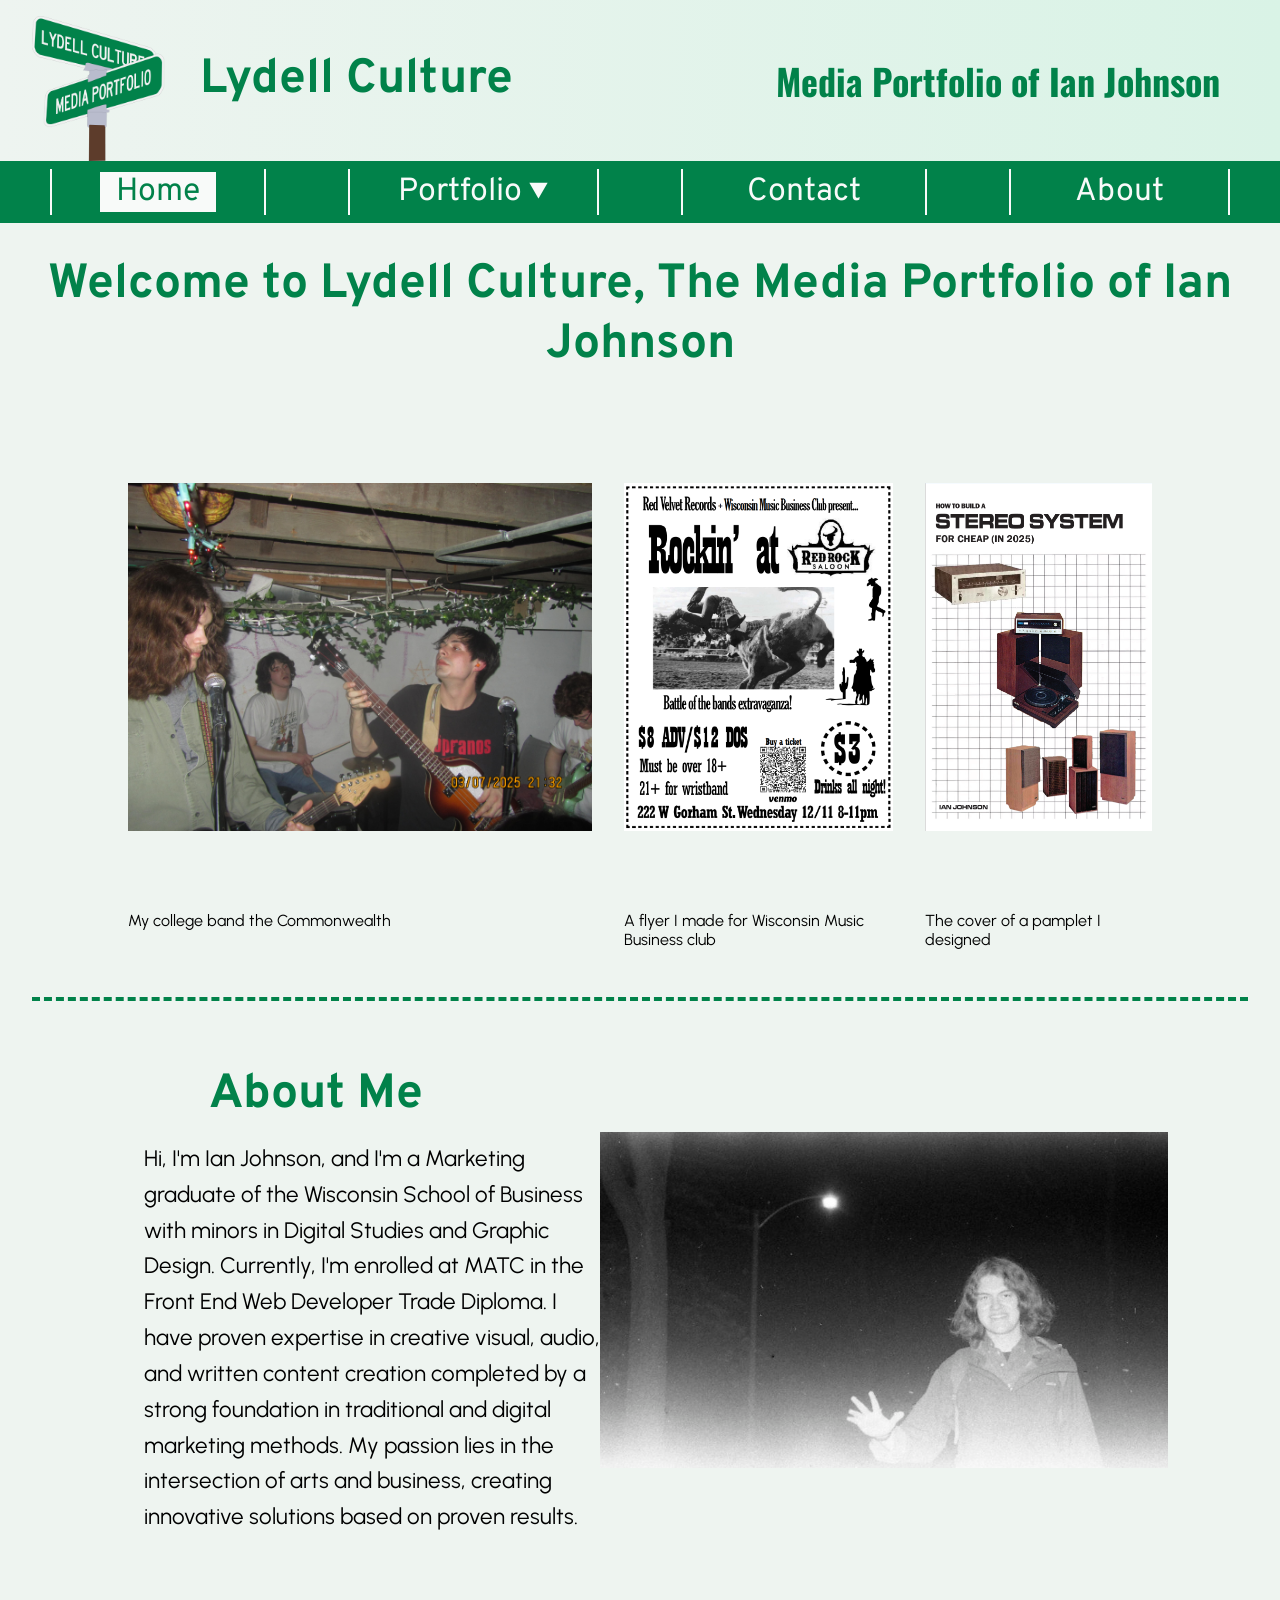
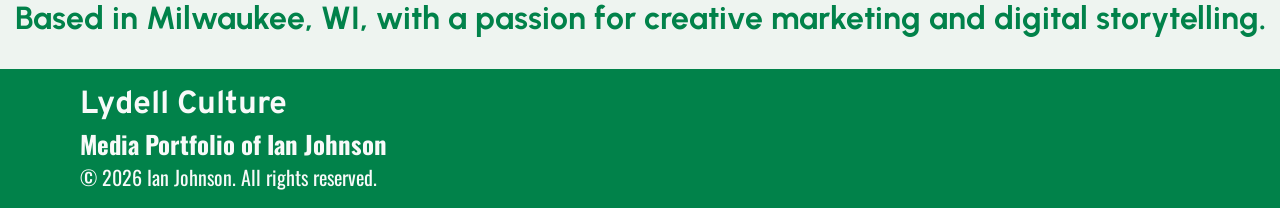
<file: index.html>
<!DOCTYPE html> 
<html lang="en">
    <head>
        <!--
            Ian Johnson - Final Project - 7/29/26
        -->
        <!--
            Home page for Lydell Culture - Ian Johnson's Digital Portfolio 
        -->
        <meta charset="utf-8">
        <meta name="viewport"
            content="width=device-width, initial-scale=1.0">
        <meta name="description" content="Home page of Lydell Culture, the digital media portfolio of Ian Johnson">   
        <meta name="keywords" content="Ian Johnson, Lydell Culture, portfolio">      
        <title>Home - Lydell Culture</title>
        <link rel="icon" href="images/logo.jpg">
        <!-- 
            Link to the style sheet
        -->
        <link rel="stylesheet" href="styles/home.css">
        <!-- 
            Link to Urbanist
        -->
        <link rel="stylesheet"
         href="https://fonts.googleapis.com/css?family=Urbanist">
        <!-- 
            Link to Overpass
        -->
        <link rel="stylesheet"
         href="https://fonts.googleapis.com/css?family=Overpass">
        <!-- 
            Link to Oswald
        -->
        <link rel="stylesheet"
         href="https://fonts.googleapis.com/css?family=Oswald">
    </head>

 <body> 
        <header> 
            <img src="images/Lydell-Culture-Logo2.png" alt="header logo"> 
            <h1>Lydell Culture</h1>
            <h2>Media Portfolio of Ian Johnson</h2>
        </header>
        <main>
            <nav class="navbar"> 
                <ul class="menu">
                    <li><a class="current">Home</a></li>
                    <li>Portfolio<small>&#9660;</small>
                        <ul class="submenu">
                            <li><a href="graphic-design.html">Graphic Design</a></li>
                            <li><a href="writing.html">Writing</a></li>
                            <li><a href="web-design.html">Web Design</a></li>
                            <li><a href="photography.html">Photography</a></li>
                        </ul>
                    </li>
                    <li><a href="contact.html">Contact</a></li>
                    <li><a href="about.html">About</a></li>
                </ul>
            </nav>
            <div class="div1">
                <h2>Welcome to Lydell Culture, The Media Portfolio of Ian Johnson</h2>
                <section class="photo-container-flex">
                    <div class="photo1">
                        <img class="cw" src="images/cw.JPG" alt="My college the Commonwealth"> 
                        <p>My college band the Commonwealth</p>
                    </div>
                    <div class="photo2">
                        <img class="red-rock-flyer" src="images/rocking-at-red-rock.png" alt="A flyer I designed for WMB">
                        <p>A flyer I made for Wisconsin Music Business club</p>
                    </div>
                    <div class="photo3">
                        <img class="how-to-cover" src="images/how-to-cover.png" alt="The cover of a pamplet I designed">
                        <p>The cover of a pamplet I designed</p>
                    </div>
                </section>
            </div>
            <div class="div2"> 
                <section> 
                    <h2>About Me</h2>
                    <p>Hi, I'm Ian Johnson, and I'm a Marketing graduate of the Wisconsin School of Business with minors in 
                        Digital Studies and Graphic Design. Currently, I'm enrolled at MATC in the Front End Web Developer Trade Diploma.
                        I have proven expertise in creative visual, audio, and written content creation completed by a strong foundation 
                        in traditional and digital marketing methods. My passion lies in the intersection of arts and business, 
                        creating innovative solutions based on proven results.</p>
                </section>
                <aside> 
                    <img src="images/ian-photo.jpg" alt=":Picture of Ian Johnson">
                </aside>
            </div>
            <h3>Based in Milwaukee, WI, with a passion for creative marketing and digital storytelling.</h3>
        </main>
        <footer> 
            <h2>Lydell Culture</h2>
            <h3>Media Portfolio of Ian Johnson</h3>
            <p>&copy; 2026 Ian Johnson. All rights reserved.</p>
        </footer>
</body>
</html>
</file>
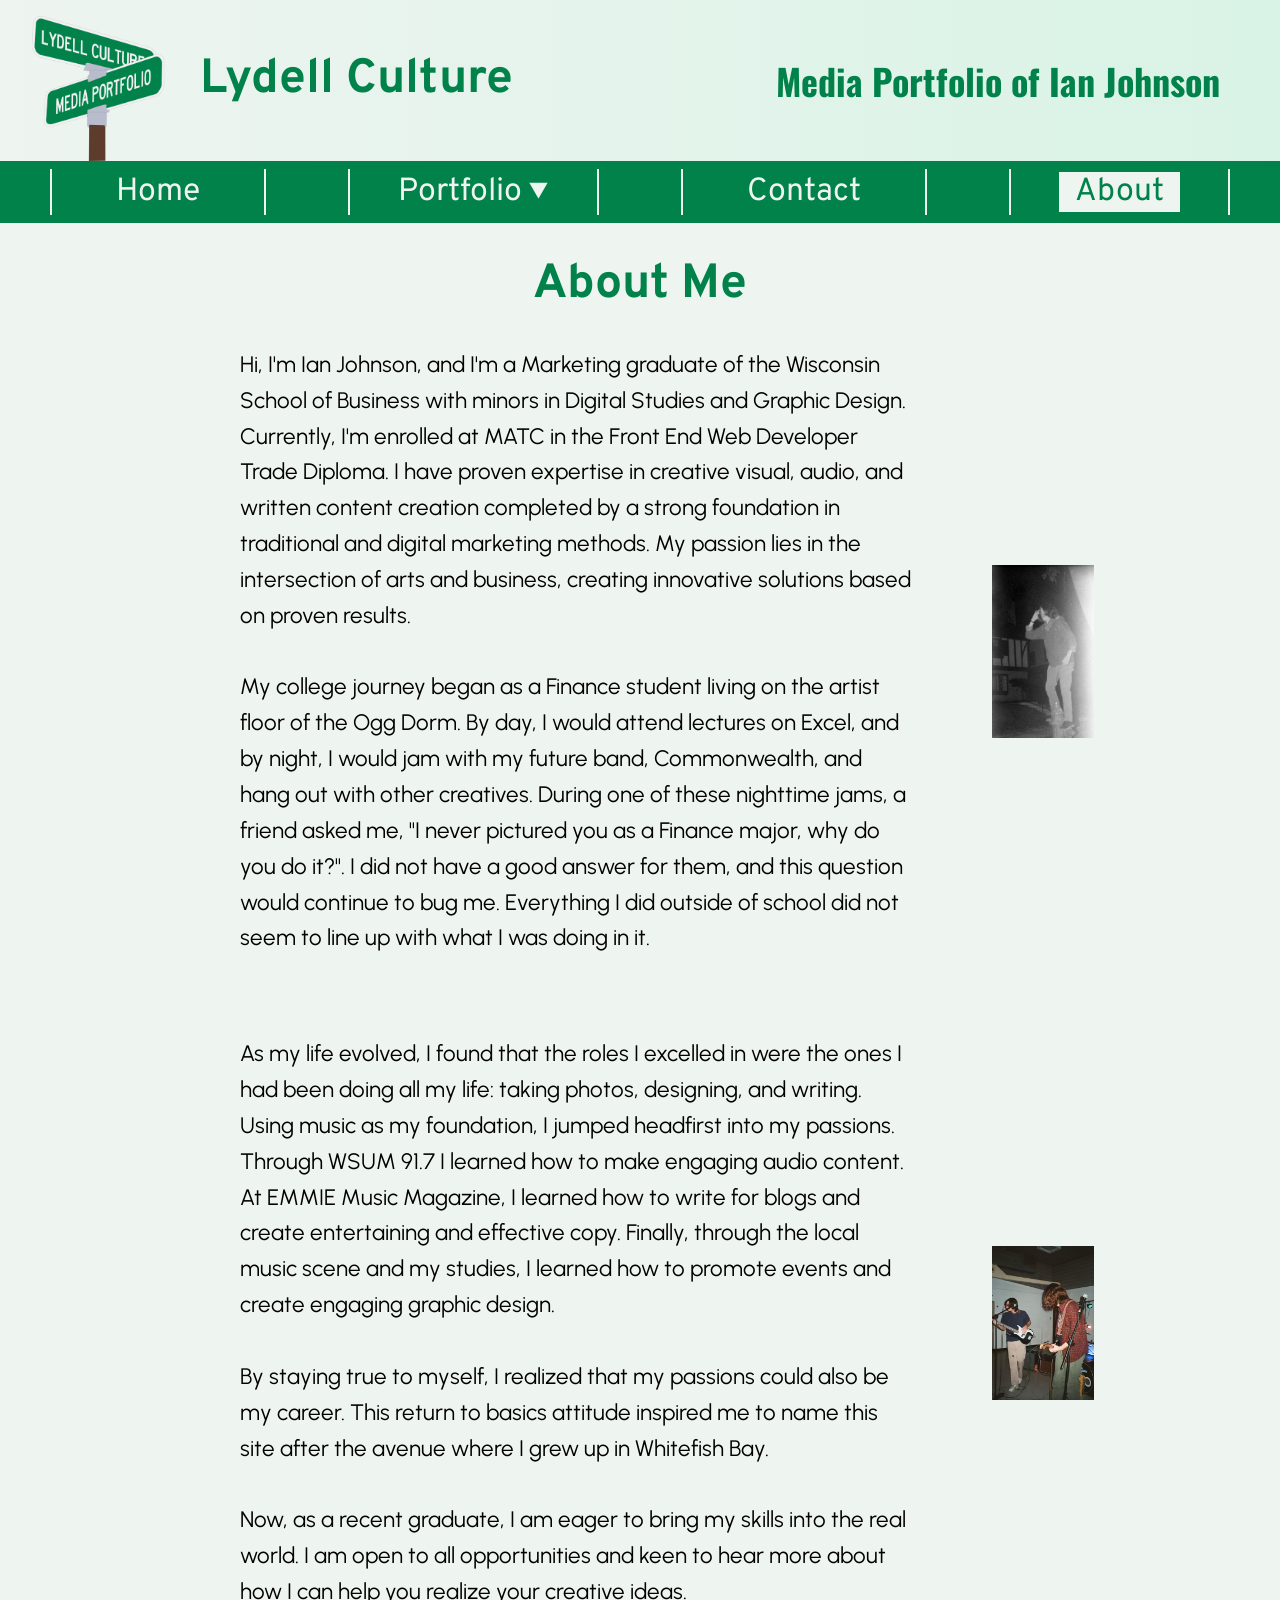
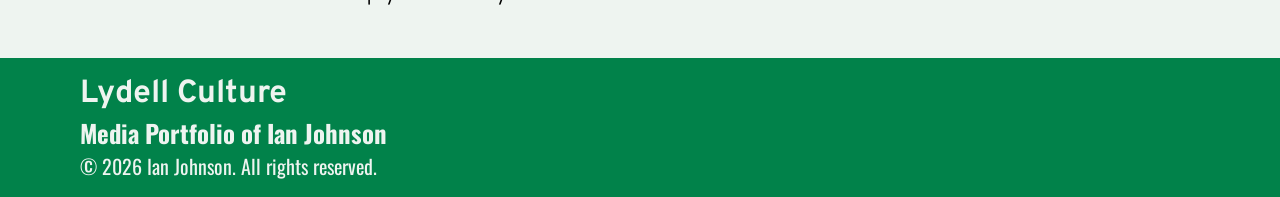
<file: about.html>
<!DOCTYPE html> 
<html lang="en">
    <head>
        <!--
            Ian Johnson - Final Project - 7/29/26
        -->
        <!--
            About page for Lydell Culture - Ian Johnson's Digital Portfolio 
        -->
        <meta charset="utf-8">
        <meta name="viewport"
            content="width=device-width, initial-scale=1.0">
        <meta name="description" content="About page of Lydell Culture">       
        <meta name="keywords" content="Ian Johnson, Lydell Culture, About">  
        <title>About - Lydell Culture</title>
        <link rel="icon" href="images/logo.jpg">
        <!-- 
            Link to the style sheet
        -->
        <link rel="stylesheet" href="styles/about.css">
        <!-- 
            Link to Urbanist
        -->
        <link rel="stylesheet"
         href="https://fonts.googleapis.com/css?family=Urbanist">
        <!-- 
            Link to Overpass
        -->
        <link rel="stylesheet"
         href="https://fonts.googleapis.com/css?family=Overpass">
        <!-- b
            Link to Oswald
        -->
        <link rel="stylesheet"
         href="https://fonts.googleapis.com/css?family=Oswald">
    </head>

 <body> 
        <header> 
            <img src="images/Lydell-Culture-Logo2.png" alt="header logo"> 
            <h1>Lydell Culture</h1>
            <h2>Media Portfolio of Ian Johnson</h2>
        </header>
        <main>
            <nav class="navbar"> 
                <ul class="menu">
                    <li><a href="index.html">Home</a></li>
                    <li>Portfolio<small>&#9660;</small>
                        <ul class="submenu">
                            <li><a href="graphic-design.html">Graphic Design</a></li>
                            <li><a href="writing.html">Writing</a></li>
                            <li><a href="web-design.html">Web Design</a></li>
                            <li><a href="photography.html">Photography</a></li>
                        </ul>
                    </li>
                    <li><a href="contact.html">Contact</a></li>
                    <li><a class="current">About</a></li>
                </ul>
            </nav>
        <h2 id="title">About Me</h2>
        <div class="div1">
            <section>
                <p>Hi, I'm Ian Johnson, and I'm a Marketing graduate of the Wisconsin School of Business with minors 
                    in Digital Studies and Graphic Design. Currently, I'm enrolled at MATC in the Front End Web Developer 
                    Trade Diploma. I have proven expertise in creative visual, audio, and written content creation completed 
                    by a strong foundation in traditional and digital marketing methods. My passion lies in the intersection 
                    of arts and business, creating innovative solutions based on proven results.<br><br>My college journey began as a 
                    Finance student living on the artist floor of the Ogg Dorm. By day, I would attend 
                    lectures on Excel, and by night, I would jam with my future band, Commonwealth, and hang out with other creatives. 
                    During one of these nighttime jams, a friend asked me, "I never pictured you as a Finance major, why do you do it?". 
                    I did not have a good answer for them, and this question would continue to bug me. Everything I did outside of school 
                    did not seem to line up with what I was doing in it. </p>
            </section>
            <aside>
                <img src="images/about/ian-bw.jpg" alt="Ian standing on a fire hydrant">
            </aside>
        </div>
        <div class="div2">
            <section>
                <p>As my life evolved, I found that the roles I excelled in were the ones I had been doing all my life: taking photos, 
                    designing, and writing. Using music as my foundation, I jumped headfirst into my passions. Through WSUM 91.7 I 
                    learned how to make engaging audio content. At EMMIE Music Magazine, I learned how to write for blogs and create 
                    entertaining and effective copy. Finally, through the local music scene and my studies, I learned how to promote 
                    events and create engaging graphic design.<br><br>By staying true to myself, I realized that my passions could also 
                    be my career. This return to basics attitude inspired me to name this site after the avenue where I grew up in Whitefish Bay.<br><br>
                    Now, as a recent graduate, I am eager to bring my skills into the real world. I am open to all opportunities and keen to hear 
                    more about how I can help you realize your creative ideas. </p>
            </section>
            <aside>
                <img src="images/about/cw2.jpg" alt="Another photo of the Commonwealth performing">
            </aside>
        </div>
        </main>
        <footer> 
            <h2>Lydell Culture</h2>
            <h3>Media Portfolio of Ian Johnson</h3>
            <p>&copy; 2026 Ian Johnson. All rights reserved.</p>
        </footer>
</body>
</html>
</file>
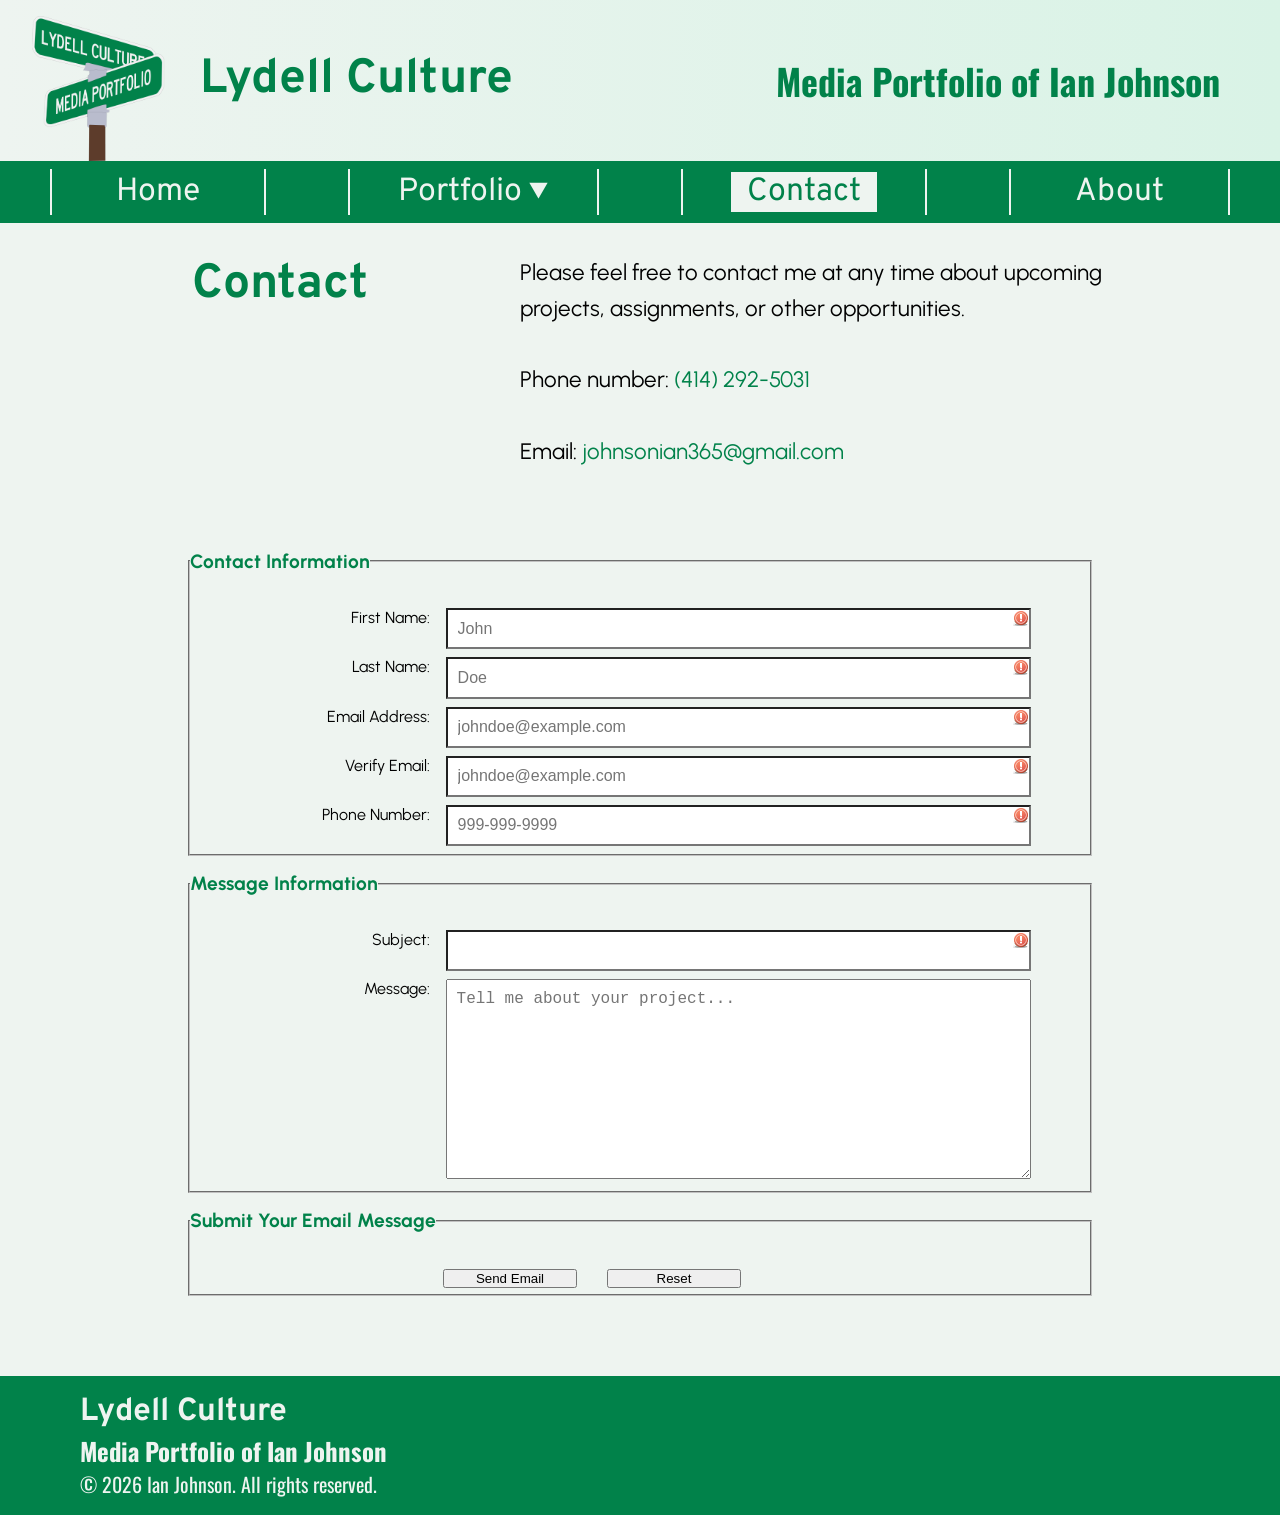
<file: contact.html>
<!DOCTYPE html> 
<html lang="en">
    <head>
        <!--
            Ian Johnson - Final Project - 7/29/26
        -->
        <!--
            Contact page for Lydell Culture - Ian Johnson's Digital Portfolio 
        -->
        <meta charset="utf-8">
        <meta name="viewport"
            content="width=device-width, initial-scale=1.0">
        <meta name="description" content="Contact page of Lydell Culture">     
        <meta name="keywords" content="Ian Johnson, Lydell Culture, Contact">    
        <title>Contact - Lydell Culture</title>
        <link rel="icon" href="images/logo.jpg">
        <!-- 
            Link to the style sheet
        -->
        <link rel="stylesheet" href="styles/contact.css">
        <!-- 
            Link to Urbanist
        -->
        <link rel="stylesheet"
         href="https://fonts.googleapis.com/css?family=Urbanist">
        <!-- 
            Link to Overpass
        -->
        <link rel="stylesheet"
         href="https://fonts.googleapis.com/css?family=Overpass">
        <!-- 
            Link to Oswald
        -->
        <link rel="stylesheet"
         href="https://fonts.googleapis.com/css?family=Oswald">
    </head>
 <body> 
        <header> 
            <img src="images/Lydell-Culture-Logo2.png" alt="header logo"> 
            <h1>Lydell Culture</h1>
            <h2>Media Portfolio of Ian Johnson</h2>
        </header>
        <main>
            <nav class="navbar"> 
                <ul class="menu">
                    <li><a href="index.html">Home</a></li>
                    <li>Portfolio<small>&#9660;</small>
                        <ul class="submenu">
                            <li><a href="graphic-design.html">Graphic Design</a></li>
                            <li><a href="writing.html">Writing</a></li>
                            <li><a href="web-design.html">Web Design</a></li>
                            <li><a href="photography.html">Photography</a></li>
                        </ul>
                    </li>
                    <li><a class="current">Contact</a></li>
                    <li><a href="about.html">About</a></li>
                </ul>
            </nav>
            <div class="div1">
                <section>
                    <h2>Contact</h2>
                </section>
                <aside>
                    <p> Please feel free to contact me at any time about upcoming projects, assignments, or other opportunities. <br><br>
                        Phone number: <a href="tel:+14142925031">(414) 292-5031</a><br><br>
                        Email: <a href="mailto:johnsonian365@gmail.com">johnsonian365@gmail.com</a>
                    </p>
                </aside>
            </div>
            <div class="contact-form">
                <form action="sendmail.php" method="post" name="contact_form" id="contact_form">
		<fieldset>
        	<legend>Contact Information</legend>
            <label for="first_name">First Name:</label>
			<input type="text" name="first_name" id="first_name" placeholder="John" required><br>
			<label for="last_name">Last Name:</label>
			<input type="text" name="last_name" id="last_name" placeholder="Doe" required><br>
        	<label for="email">Email Address:</label>
        	<input type="email" name="email" id="email" placeholder="johndoe@example.com" required><br>
        	<label for="verify">Verify Email:</label>
        	<input type="email" name="verify" id="verify" placeholder="johndoe@example.com" required autocomplete="off"><br>
			<label for="phone">Phone Number:</label>
			<input type="tel" name="phone" id="phone" pattern="\d{3}[\-]\d{3}[\-]\d{4}" placeholder="999-999-9999" required><br>
		</fieldset>
		<fieldset>
    		<legend>Message Information</legend>
			<label for="subject">Subject:</label>         
            <input type="text" name="subject" id="subject" required><br>
			<label for="message">Message:</label>
			<textarea id="message" name="message" placeholder="Tell me about your project..." rows="8" required></textarea>
		</fieldset>
		<fieldset id="buttons">
			<legend>Submit Your Email Message</legend>
			<label>&nbsp;</label>
			<input type="submit" id="submit" value="Send Email">
			<input type="reset" id="reset" value="Reset"><br>
		</fieldset>
	    </form>
    
            </div>
        </main>
        <footer> 
            <h2>Lydell Culture</h2>
            <h3>Media Portfolio of Ian Johnson</h3>
            <p>&copy; 2026 Ian Johnson. All rights reserved.</p>
        </footer>
</body>
</html>
</file>
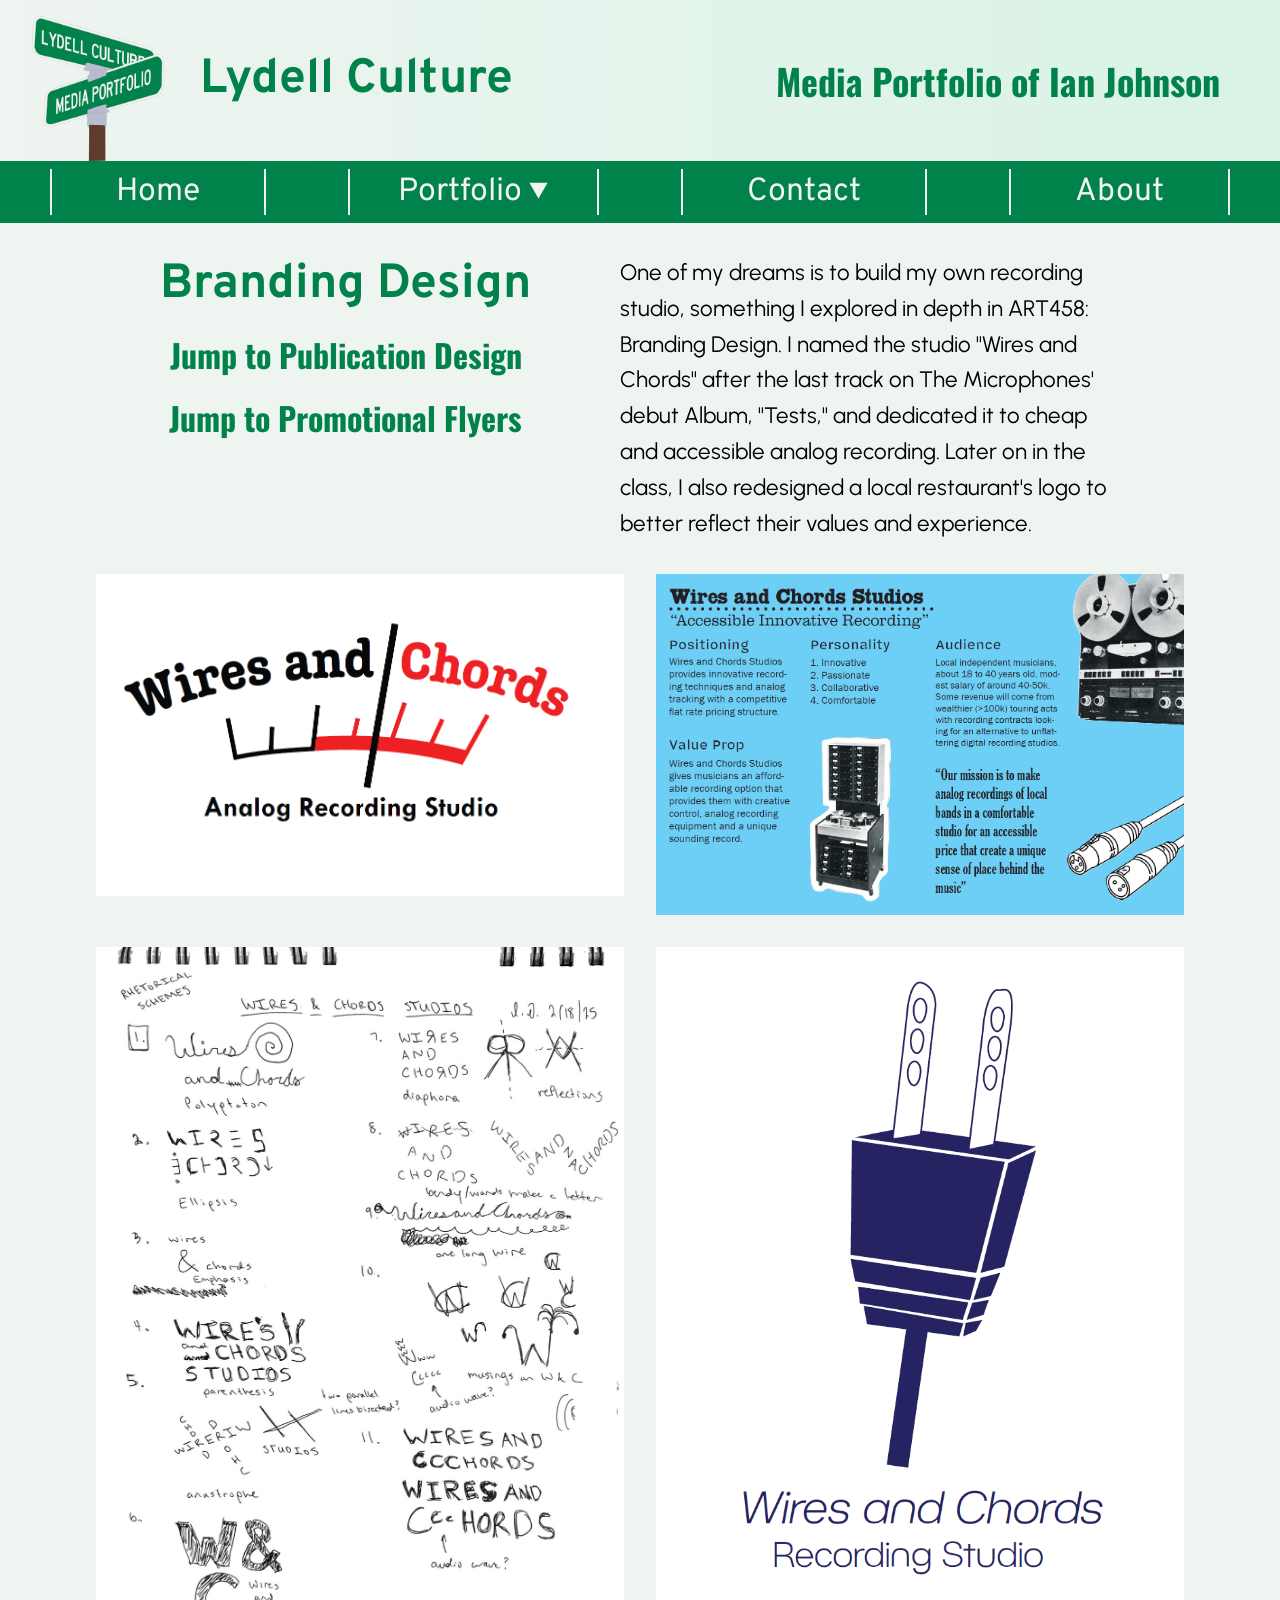
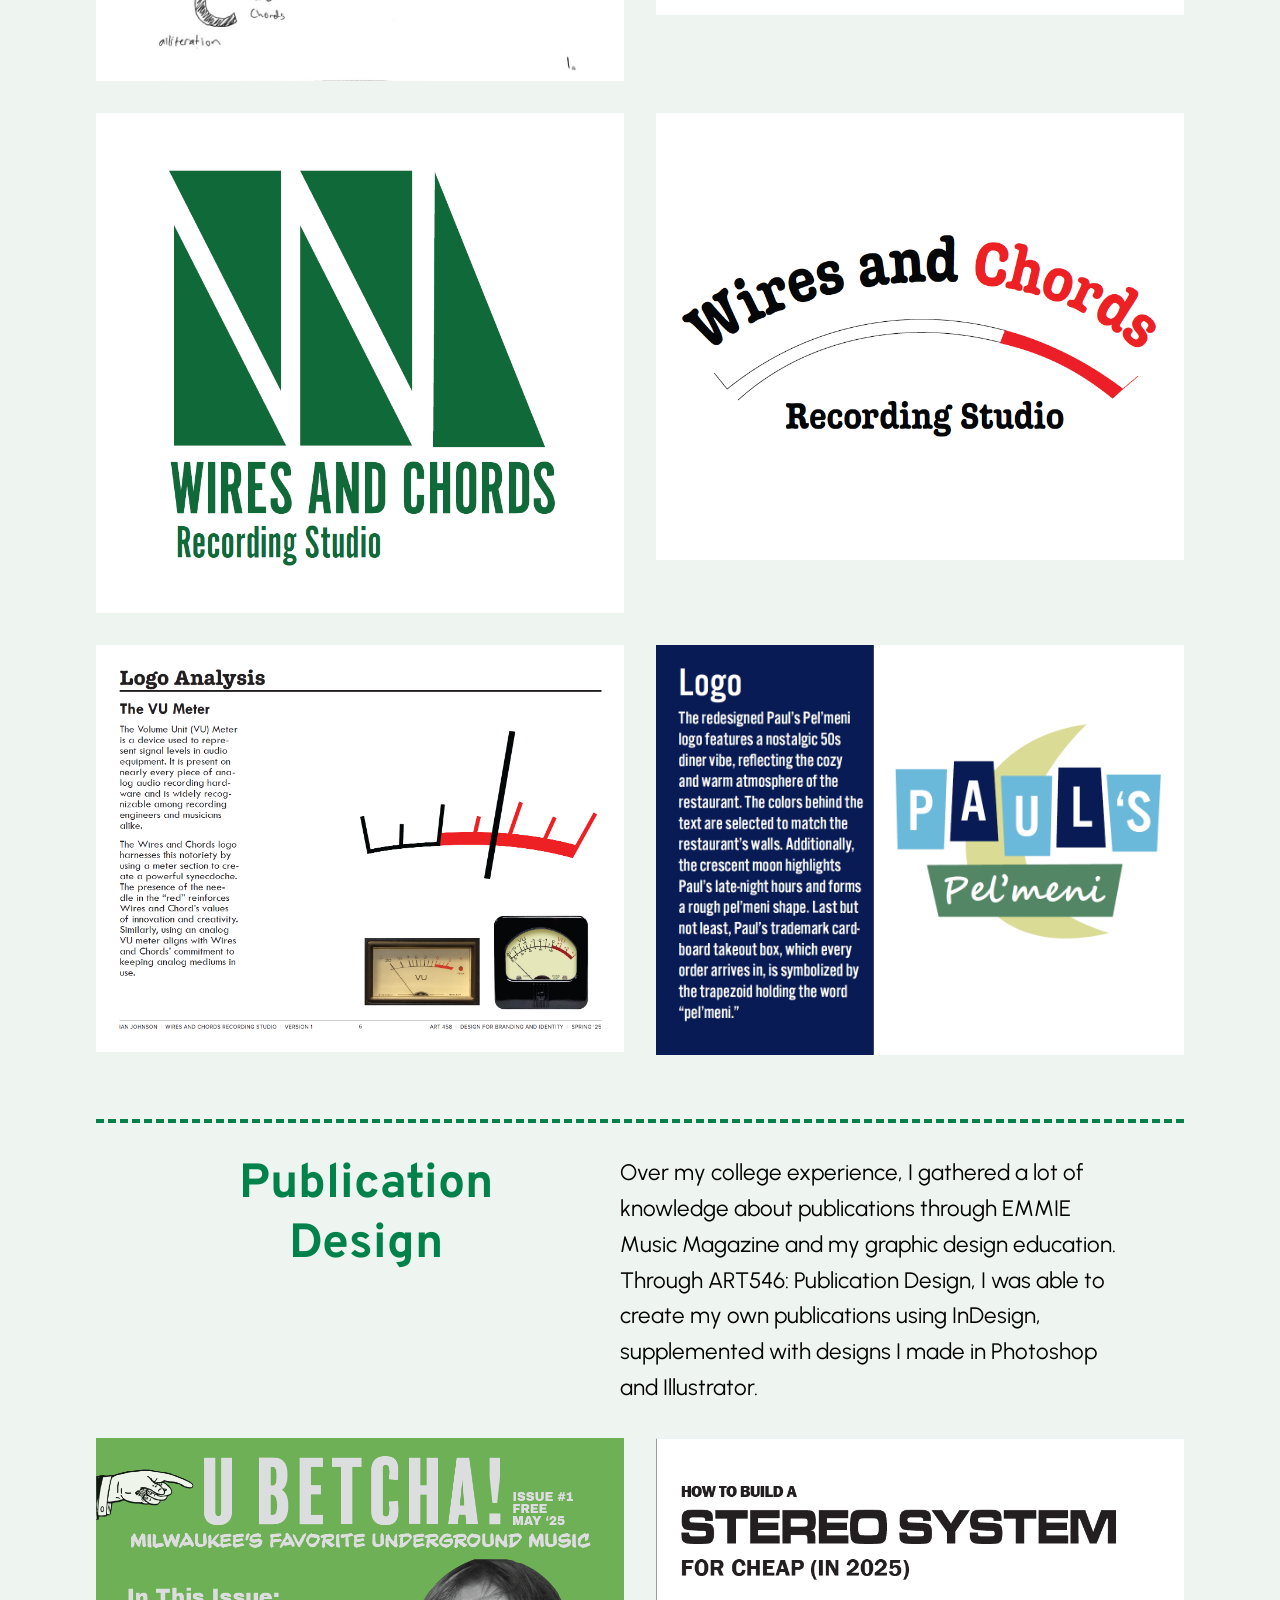
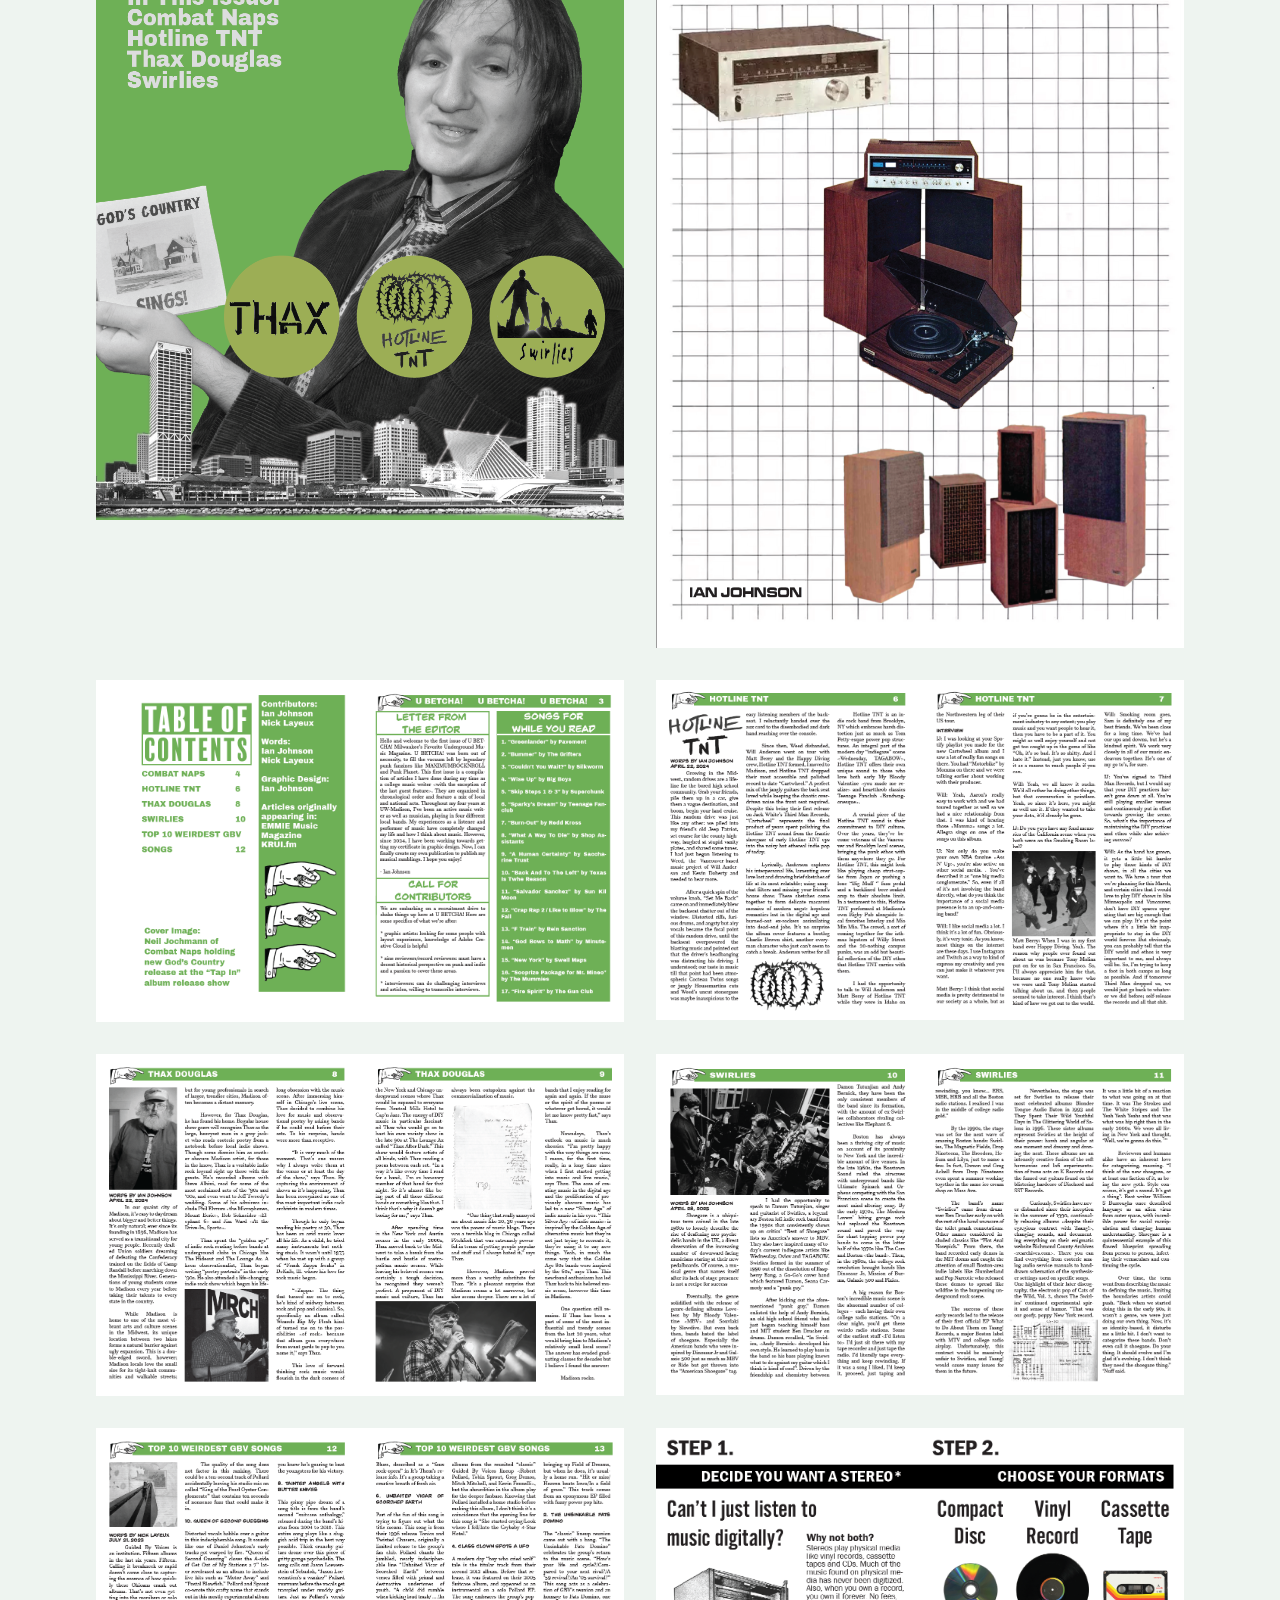
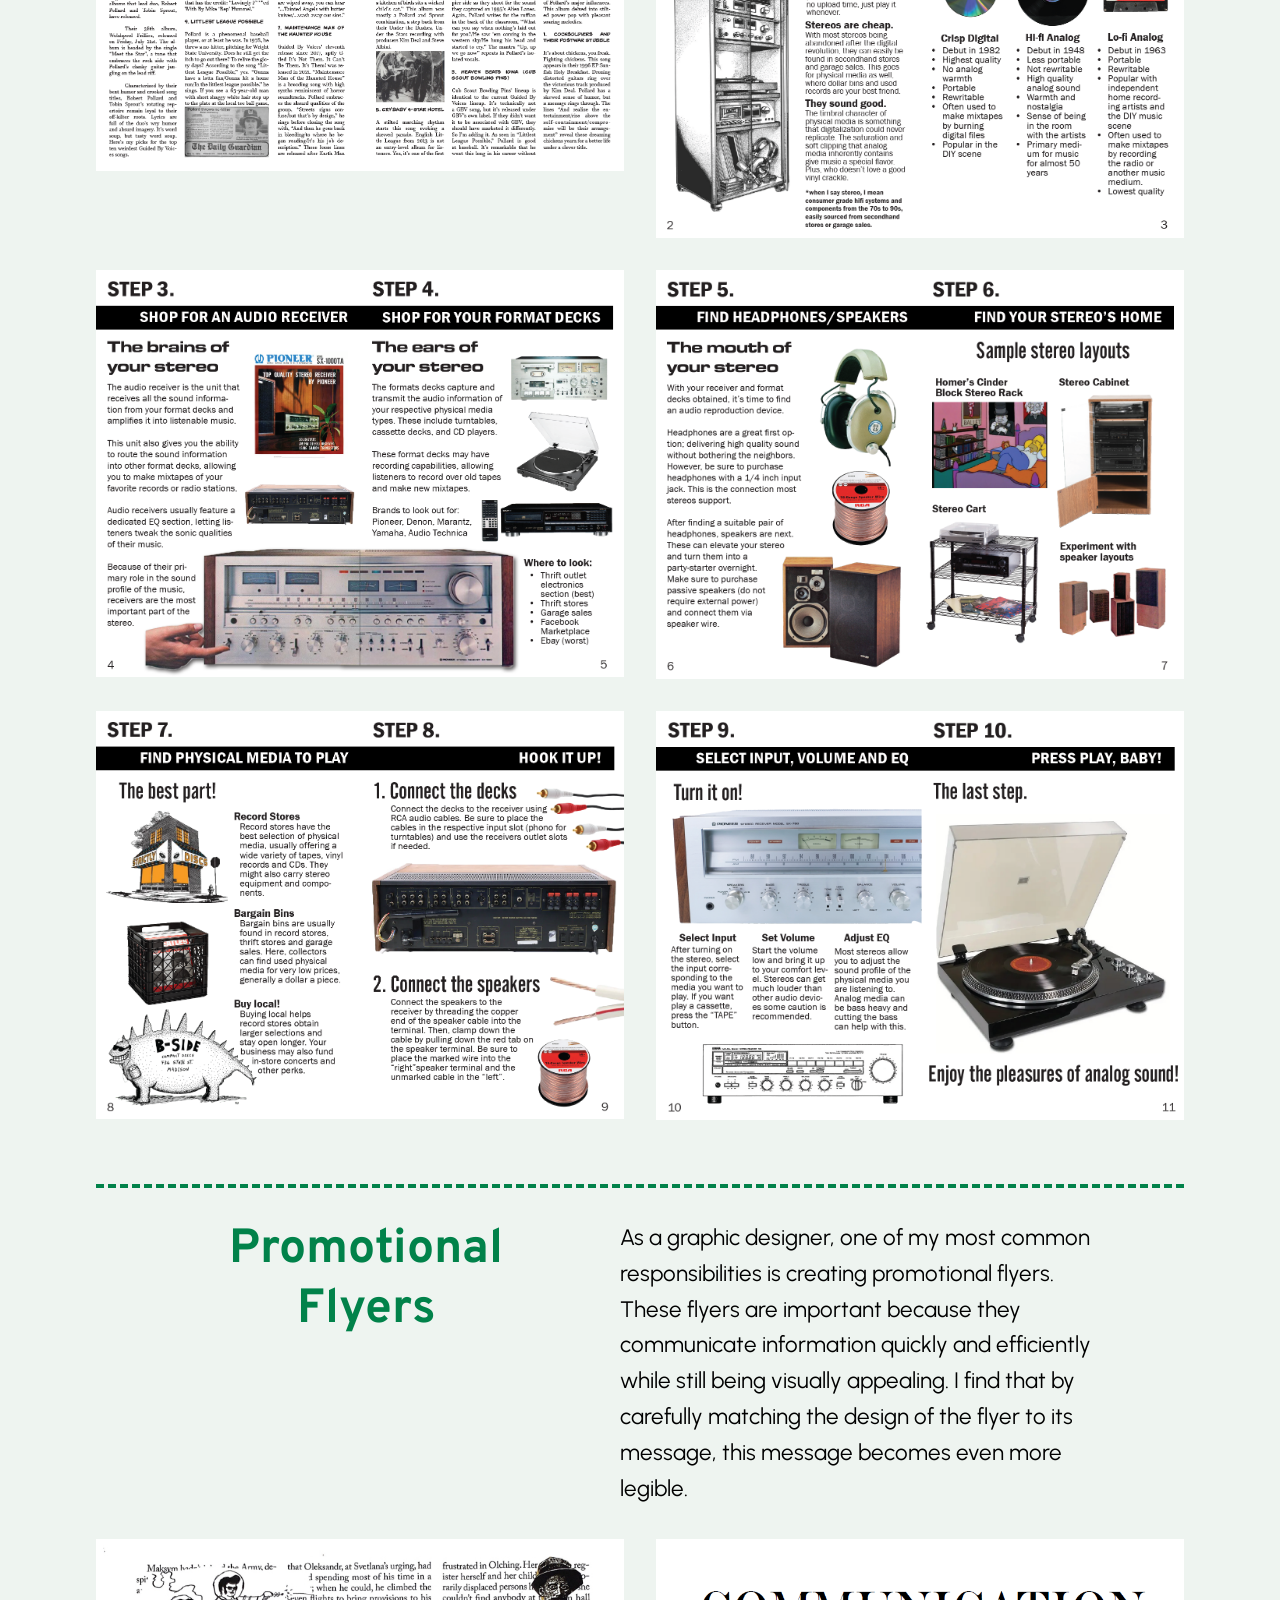
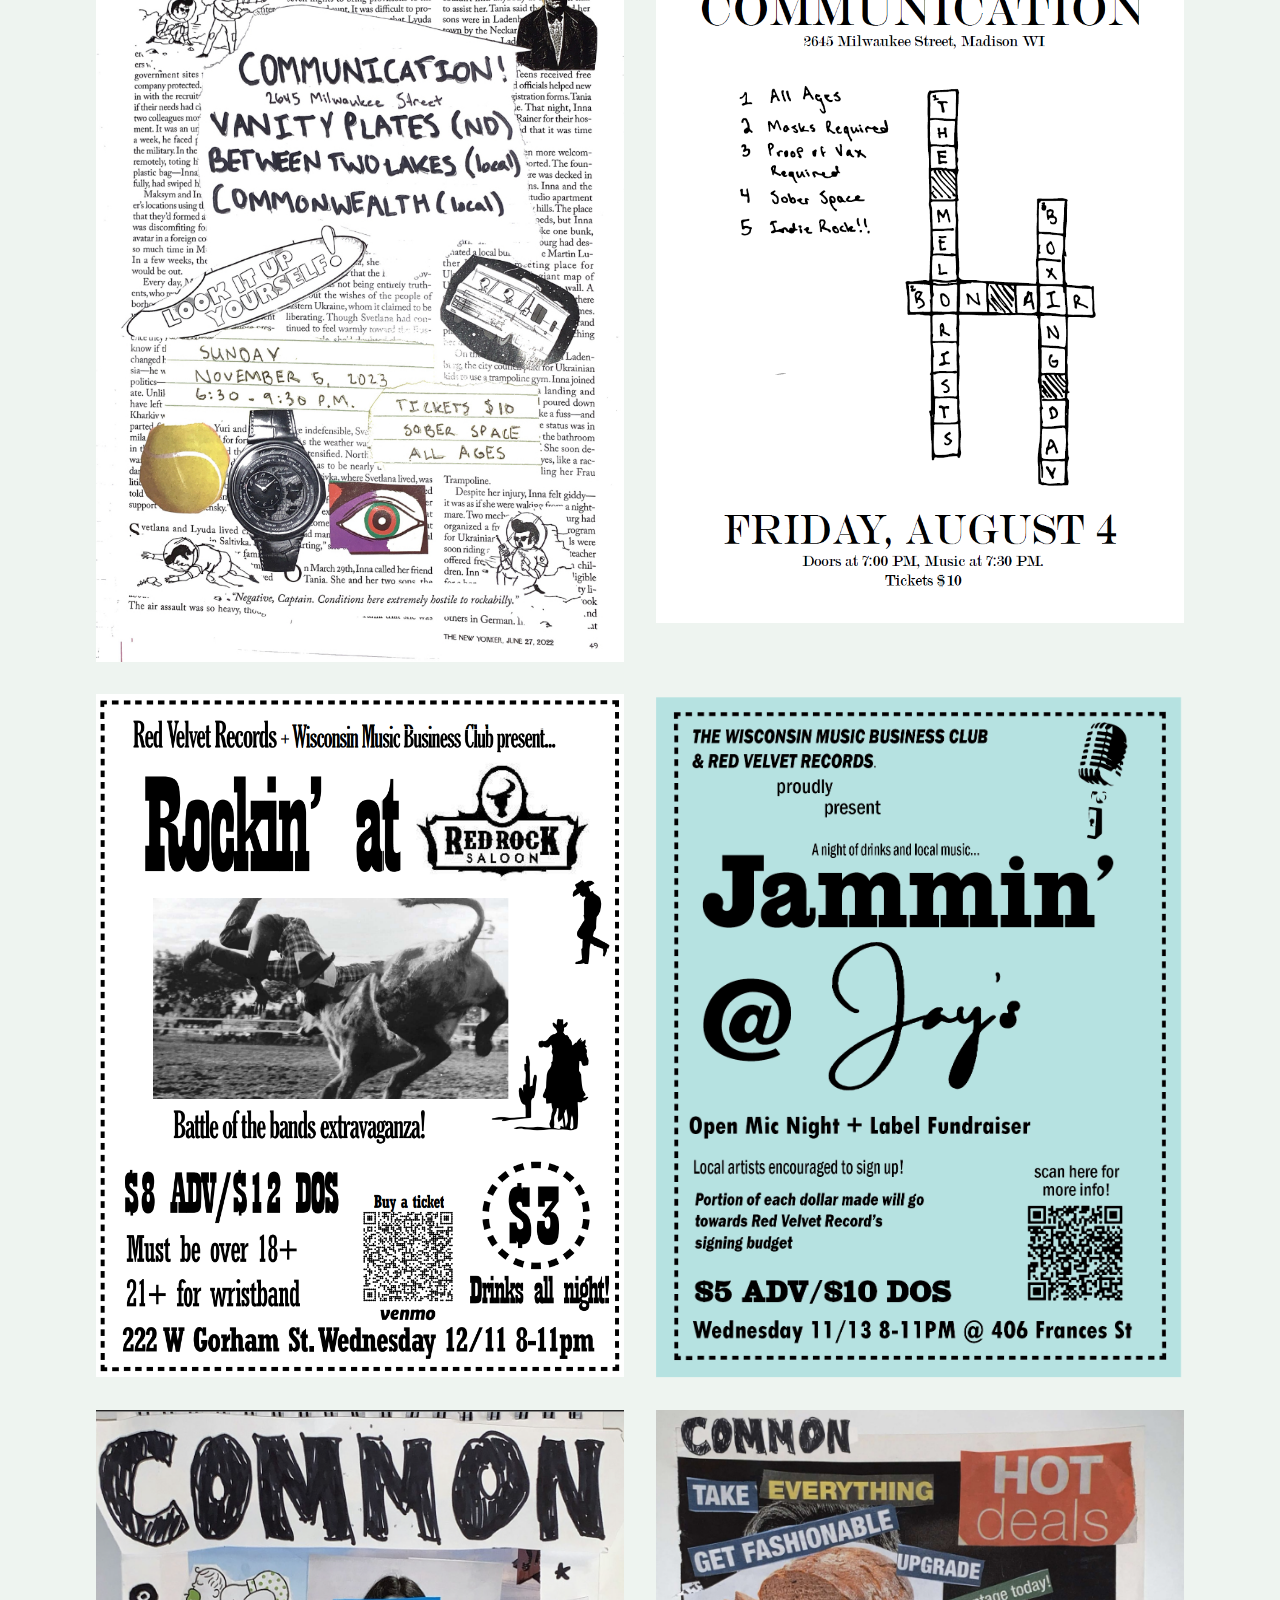
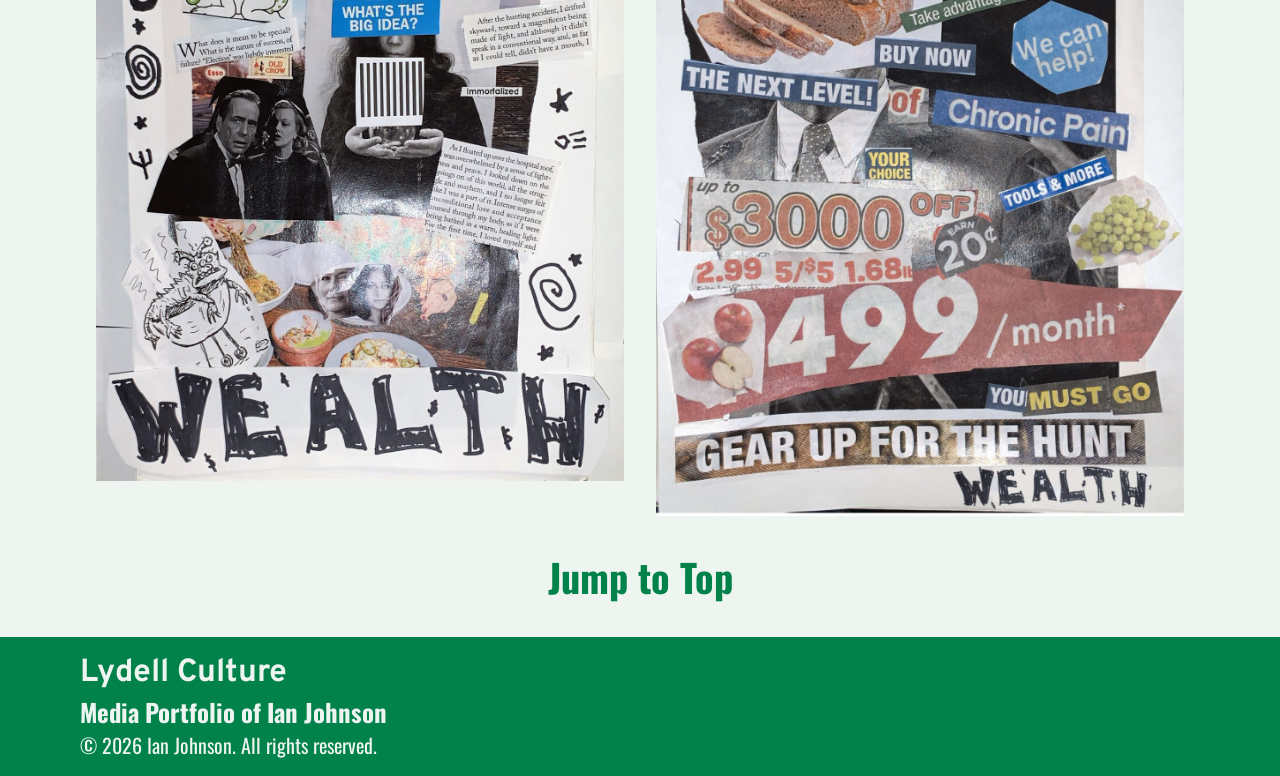
<file: graphic-design.html>
<!DOCTYPE html> 
<html lang="en">
    <head>
        <!--
            Ian Johnson - Final Project - 7/29/26
        -->
        <!--
            Graphic Design page for Lydell Culture - Ian Johnson's Digital Portfolio 
        -->
        <meta charset="utf-8">
        <meta name="viewport"
            content="width=device-width, initial-scale=1.0">
        <meta name="description" content="Graphic Design page of Lydell Culture">   
        <meta name="keywords" content="Ian Johnson, Lydell Culture, Graphic Design">  
        <title>Graphic Design - Lydell Culture</title>
        <link rel="icon" href="images/logo.jpg">
        <!-- 
            Link to the style sheet
        -->
        <link rel="stylesheet" href="styles/graphic-design.css">
        <!-- 
            Link to Urbanist
        -->
        <link rel="stylesheet"
         href="https://fonts.googleapis.com/css?family=Urbanist">
        <!-- 
            Link to Overpass
        -->
        <link rel="stylesheet"
         href="https://fonts.googleapis.com/css?family=Overpass">
        <!-- b
            Link to Oswald
        -->
        <link rel="stylesheet"
         href="https://fonts.googleapis.com/css?family=Oswald">
    </head>

 <body> 
        <header> 
            <img src="images/Lydell-Culture-Logo2.png" alt="header logo"> 
            <h1>Lydell Culture</h1>
            <h2>Media Portfolio of Ian Johnson</h2>
        </header>
        <main>
            <nav class="navbar"> 
                <ul class="menu">
                    <li><a href="index.html">Home</a></li>
                    <li>Portfolio<small>&#9660;</small>
                        <ul class="submenu">
                            <li><a class="current">Graphic Design</a></li>
                            <li><a href="writing.html">Writing</a></li>
                            <li><a href="web-design.html">Web Design</a></li>
                            <li><a href="photography.html">Photography</a></li>
                        </ul>
                    </li>
                    <li><a href="contact.html">Contact</a></li>
                    <li><a href="about.html">About</a></li>
                </ul>
            </nav>
            <div id="branding" class="div1">
                <section>
                    <h2>Branding Design</h2>
                    <h3><a href="#publication">Jump to Publication Design</a></h3>
                    <h3><a href="#promotional">Jump to Promotional Flyers</a></h3>
                </section>
                <aside>
                    <p>One of my dreams is to build my own recording studio, something 
                        I explored in depth in ART458: Branding Design. I named the studio 
                        "Wires and Chords" after the last track on The Microphones' debut Album, 
                        "Tests," and dedicated it to cheap and accessible analog recording. 
                        Later on in the class, I also redesigned a local restaurant's logo to 
                        better reflect their values and experience.</p>
                </aside>
            </div>
            <div class="branding-design-container">
                <img src="images/graphic-design/branding-design/wires-and-chords-logo.png" alt="Wires and Chords Logo"> 
                <img src="images/graphic-design/branding-design/brand-brief-wires-and-chords.png" alt="Brand Brief">
                <img src="images/graphic-design/branding-design/logo-sketches.jpg" alt="Logo Sketches">
                <img src="images/graphic-design/branding-design/initial-design-3.png" alt="Initial Design 3">
                <img src="images/graphic-design/branding-design/initial-design-1.png" alt="Initial Design 2">
                <img src="images/graphic-design/branding-design/initial-design-2.png" alt="Initial Design 1">
                <img src="images/graphic-design/branding-design/logo-analysis.png" alt="Logo Analysis"> 
                <img src="images/graphic-design/branding-design/pauls-pelmeni-redesign.png" alt="Paul's Pelmeni Redesign">
            </div>
            <div id="publication" class="div2">
                <section>
                    <h2>Publication Design</h2>
                </section>
                <aside>
                    <p>Over my college experience, I gathered a lot of knowledge about publications 
                        through EMMIE Music Magazine and my graphic design education. Through ART546: 
                        Publication Design, I was able to create my own publications using InDesign, 
                        supplemented with designs I made in Photoshop and Illustrator.</p>
                </aside>
            </div>
            <div class="publication-design-container">
                <img src="images/graphic-design/publication-design/u-betcha-cover.png" alt="U Betcha Magazine Cover">
                <img src="images/graphic-design/publication-design/how-to-cover.png" alt="How To Cover">
                <img src="images/graphic-design/publication-design/u-betcha-table.png" alt="U Betcha Table Of Contents"> 
                <img src="images/graphic-design/publication-design/u-betcha-spread-2.png" alt="U Betcha Spread 2-3"> 
                <img src="images/graphic-design/publication-design/u-betcha-spread-3.png" alt="U Betcha Spread 4-5"> 
                <img src="images/graphic-design/publication-design/u-betcha-spread-4.png" alt="U Betcha Spread 6-7"> 
                <img src="images/graphic-design/publication-design/u-betcha-spread-5.png" alt="U Betcha Spread 8-9"> 
                <img src="images/graphic-design/publication-design/how-to-page-2-3.png" alt="How To Page 2-3">
                <img src="images/graphic-design/publication-design/how-to-page-3-4.png" alt="How To Page 3-4"> 
                <img src="images/graphic-design/publication-design/how-to-5-6.png" alt="How To Page 5-6"> 
                <img src="images/graphic-design/publication-design/how-to-7-8.png" alt="How To Page 7-8">
                <img src="images/graphic-design/publication-design/how-to-9-10.png" alt="How To Page 9-10"> 
            </div>
            <div id="promotional" class="div3">
                <section>
                    <h2>Promotional Flyers</h2>
                </section>
                <aside>
                    <p>As a graphic designer, one of my most common responsibilities is creating promotional flyers. 
                        These flyers are important because they communicate information quickly and efficiently while 
                        still being visually appealing. I find that by carefully matching the design of the flyer to its 
                        message, this message becomes even more legible.</p>
                </aside>
            </div>
            <div class="promotional-flyer-container">
                <img src="images/graphic-design/promotional-flyers/Comm-flyer.jpg" alt="Communication Flyer 1">
                <img src="images/graphic-design/promotional-flyers/communication-flyer.png" alt="Communication Flyer 2">
                <img src="images/graphic-design/promotional-flyers/rocking-at-red-rock.png" alt="Wisconsin Music Business Flyer 1">
                <img src="images/graphic-design/promotional-flyers/jamming-at-jays2-edited.png" alt="Wisconsin Music Business Flyer 2">
                <img src="images/graphic-design/promotional-flyers/cw-tshirt-design1.png" alt="Commonwealth T-Shirt Design 1">
                <img src="images/graphic-design/promotional-flyers/cw-shirt-design-2 .png" alt="Commonwealth T-Shirt Design 2">
            </div>
            <div id="ToTop">
                <h3><a href="#branding">Jump to Top</a></h3>
            </div>
        </main>
        <footer> 
            <h2>Lydell Culture</h2>
            <h3>Media Portfolio of Ian Johnson</h3>
            <p>&copy; 2026 Ian Johnson. All rights reserved.</p>
        </footer>
</body>
</html>
</file>
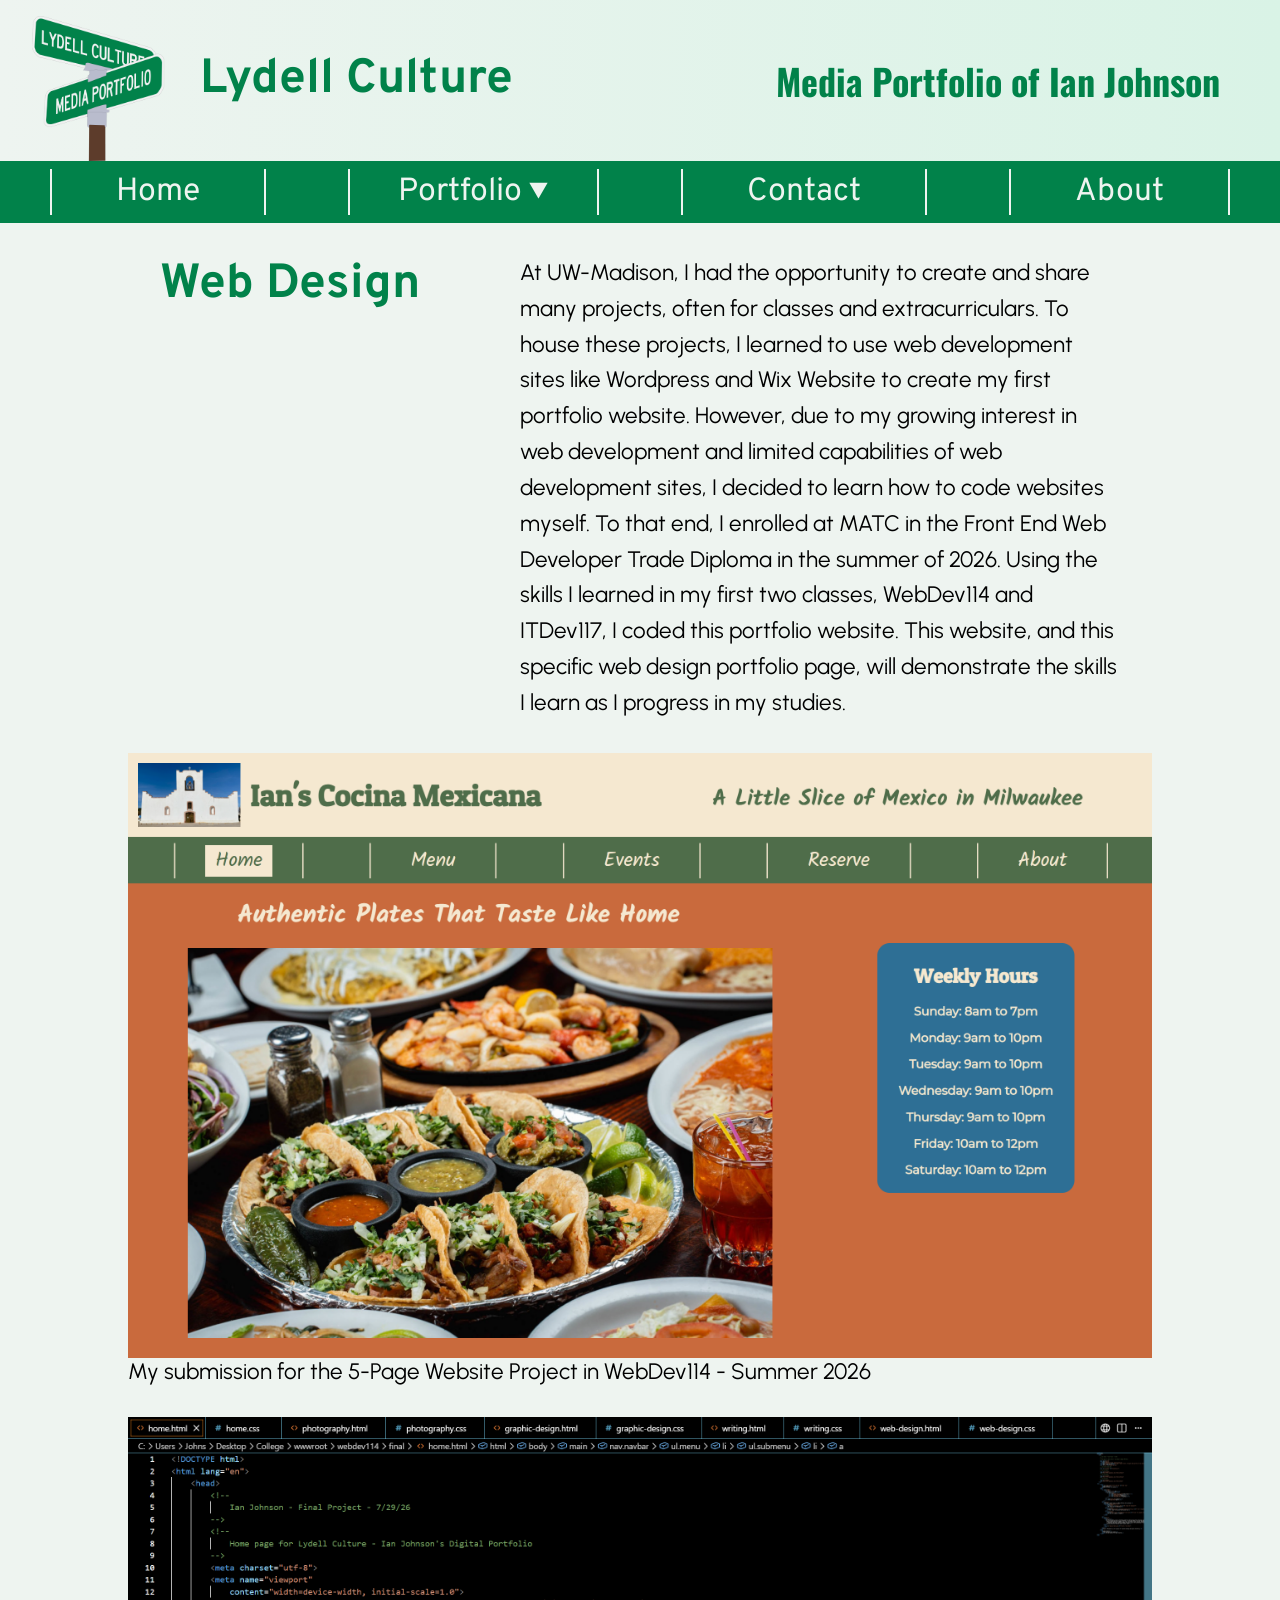
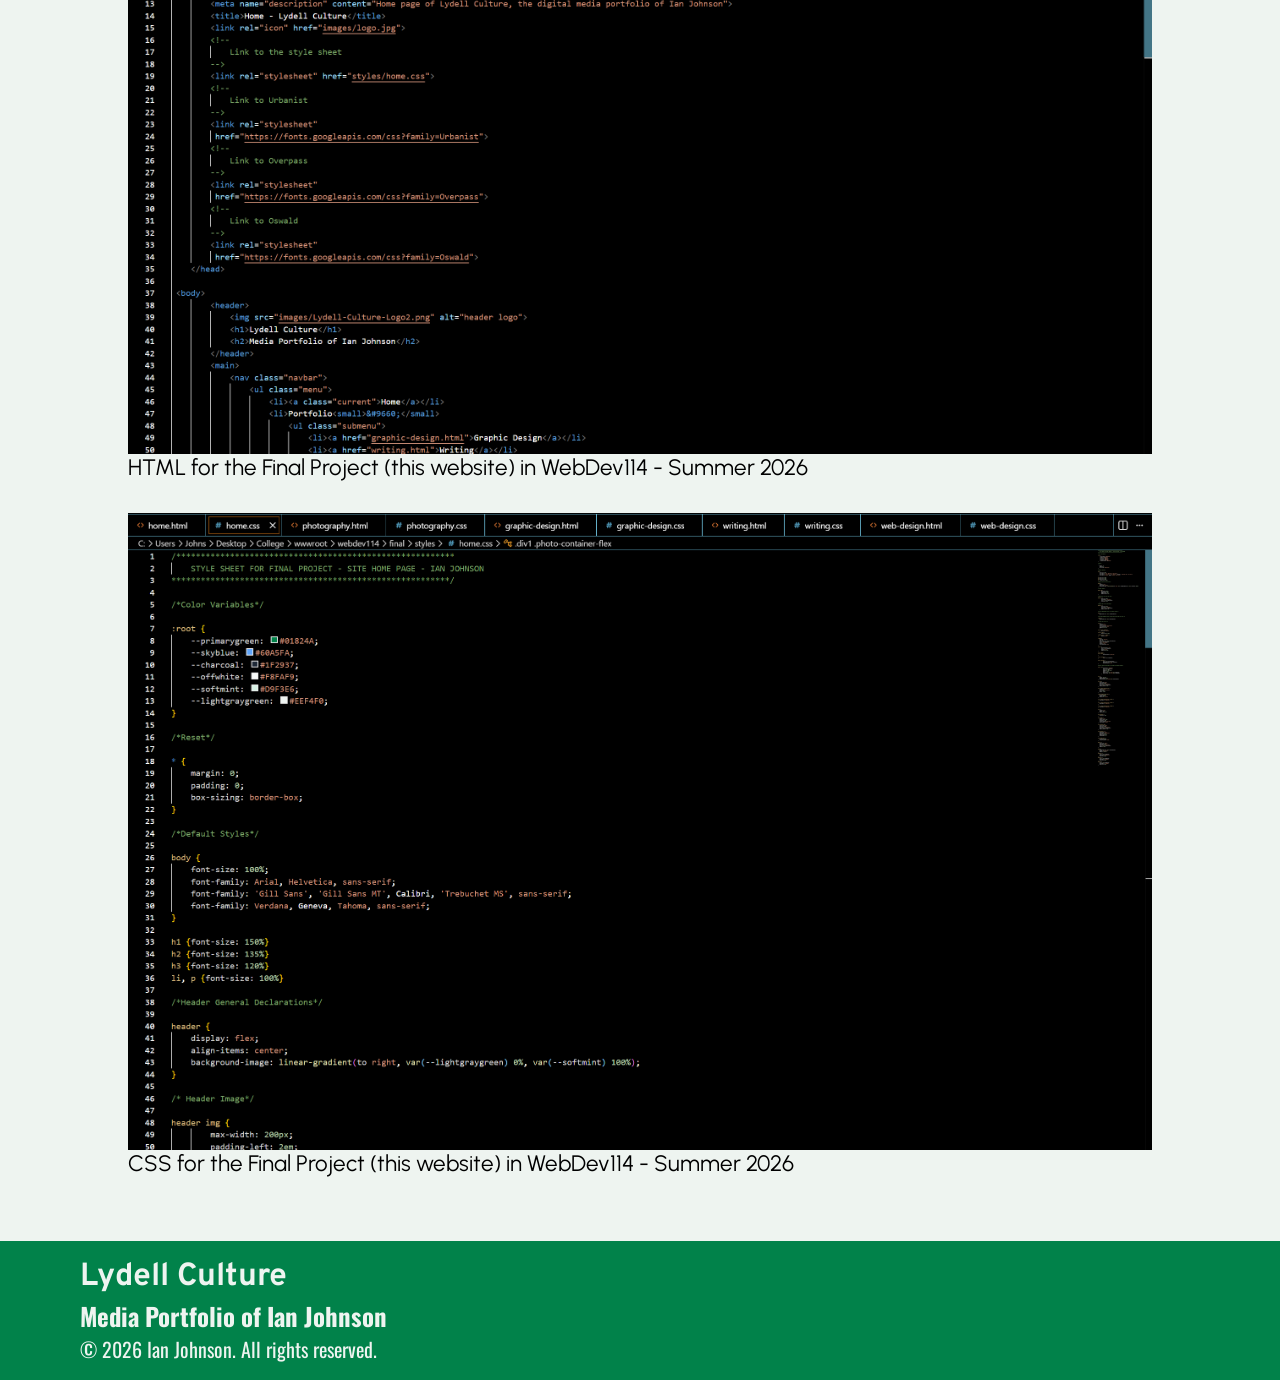
<file: web-design.html>
<!DOCTYPE html> 
<html lang="en">
    <head>
        <!--
            Ian Johnson - Final Project - 7/29/26
        -->
        <!--
            Web Design page for Lydell Culture - Ian Johnson's Digital Portfolio 
        -->
        <meta charset="utf-8">
        <meta name="viewport"
            content="width=device-width, initial-scale=1.0">
        <meta name="description" content="Web Design page of Lydell Culture">    
        <meta name="keywords" content="Ian Johnson, Lydell Culture, Web Design">     
        <title>Web Design - Lydell Culture</title>
        <link rel="icon" href="images/logo.jpg">
        <!-- 
            Link to the style sheet
        -->
        <link rel="stylesheet" href="styles/web-design.css">
        <!-- 
            Link to Urbanist
        -->
        <link rel="stylesheet"
         href="https://fonts.googleapis.com/css?family=Urbanist">
        <!-- 
            Link to Overpass
        -->
        <link rel="stylesheet"
         href="https://fonts.googleapis.com/css?family=Overpass">
        <!-- 
            Link to Oswald
        -->
        <link rel="stylesheet"
         href="https://fonts.googleapis.com/css?family=Oswald">
    </head>

 <body> 
        <header> 
            <img src="images/Lydell-Culture-Logo2.png" alt="header logo"> 
            <h1>Lydell Culture</h1>
            <h2>Media Portfolio of Ian Johnson</h2>
        </header>
        <main>
            <nav class="navbar"> 
                <ul class="menu">
                    <li><a href="index.html">Home</a></li>
                    <li>Portfolio<small>&#9660;</small>
                        <ul class="submenu">
                            <li><a href="graphic-design.html">Graphic Design</a></li>
                            <li><a href="writing.html">Writing</a></li>
                            <li><a class="current">Web Design</a></li>
                            <li><a href="photography.html">Photography</a></li>
                        </ul>
                    </li>
                    <li><a href="contact.html">Contact</a></li>
                    <li><a href="about.html">About</a></li>
                </ul>
            </nav>
            <div class="div1">
                <section>
                    <h2>Web Design</h2>
                </section>
                <aside>
                    <p> At UW-Madison, I had the opportunity to create and share many projects, often for classes and extracurriculars. 
                        To house these projects, I learned to use web development sites like Wordpress and Wix Website to create my first 
                        portfolio website. However, due to my growing interest in web development and limited capabilities of web development 
                        sites, I decided to learn how to code websites myself. To that end, I enrolled at MATC in the Front End Web Developer 
                        Trade Diploma in the summer of 2026. Using the skills I learned in my first two classes, WebDev114 and ITDev117, I coded
                        this portfolio website. This website, and this specific web design portfolio page, will demonstrate the skills I learn as 
                        I progress in my studies.
                    </p>
                </aside>
            </div>
            <div class="web-design-container">
                <div class="project1">
                <a href="https://johnsonian001.github.io/Ians-Cocina-Mexicana/">
                    <img src="images/web-design/ians-cocina-mexicana.png" alt="My submission for the 5-Page Website Project in WebDev114 - Summer 2026"></a>
                    <p>My submission for the 5-Page Website Project in WebDev114 - Summer 2026</p>
                </div>
                <div class="portfolio-html">
                    <img src="images/web-design/portfolio-html.png" alt="HTML for the Final Project (This website) in WebDev114 - Summer 2026">
                     <p>HTML for the Final Project (this website) in WebDev114 - Summer 2026</p>
                </div>
                <div class="portfolio-css">
                    <img src="images/web-design/portfolio-css.png" alt="CSS for the Final Project (This website) in WebDev114 - Summer 2026">
                     <p>CSS for the Final Project (this website) in WebDev114 - Summer 2026</p>
                </div>
            </div>
        </main>
        <footer> 
            <h2>Lydell Culture</h2>
            <h3>Media Portfolio of Ian Johnson</h3>
            <p>&copy; 2026 Ian Johnson. All rights reserved.</p>
        </footer>
</body>
</html>
</file>
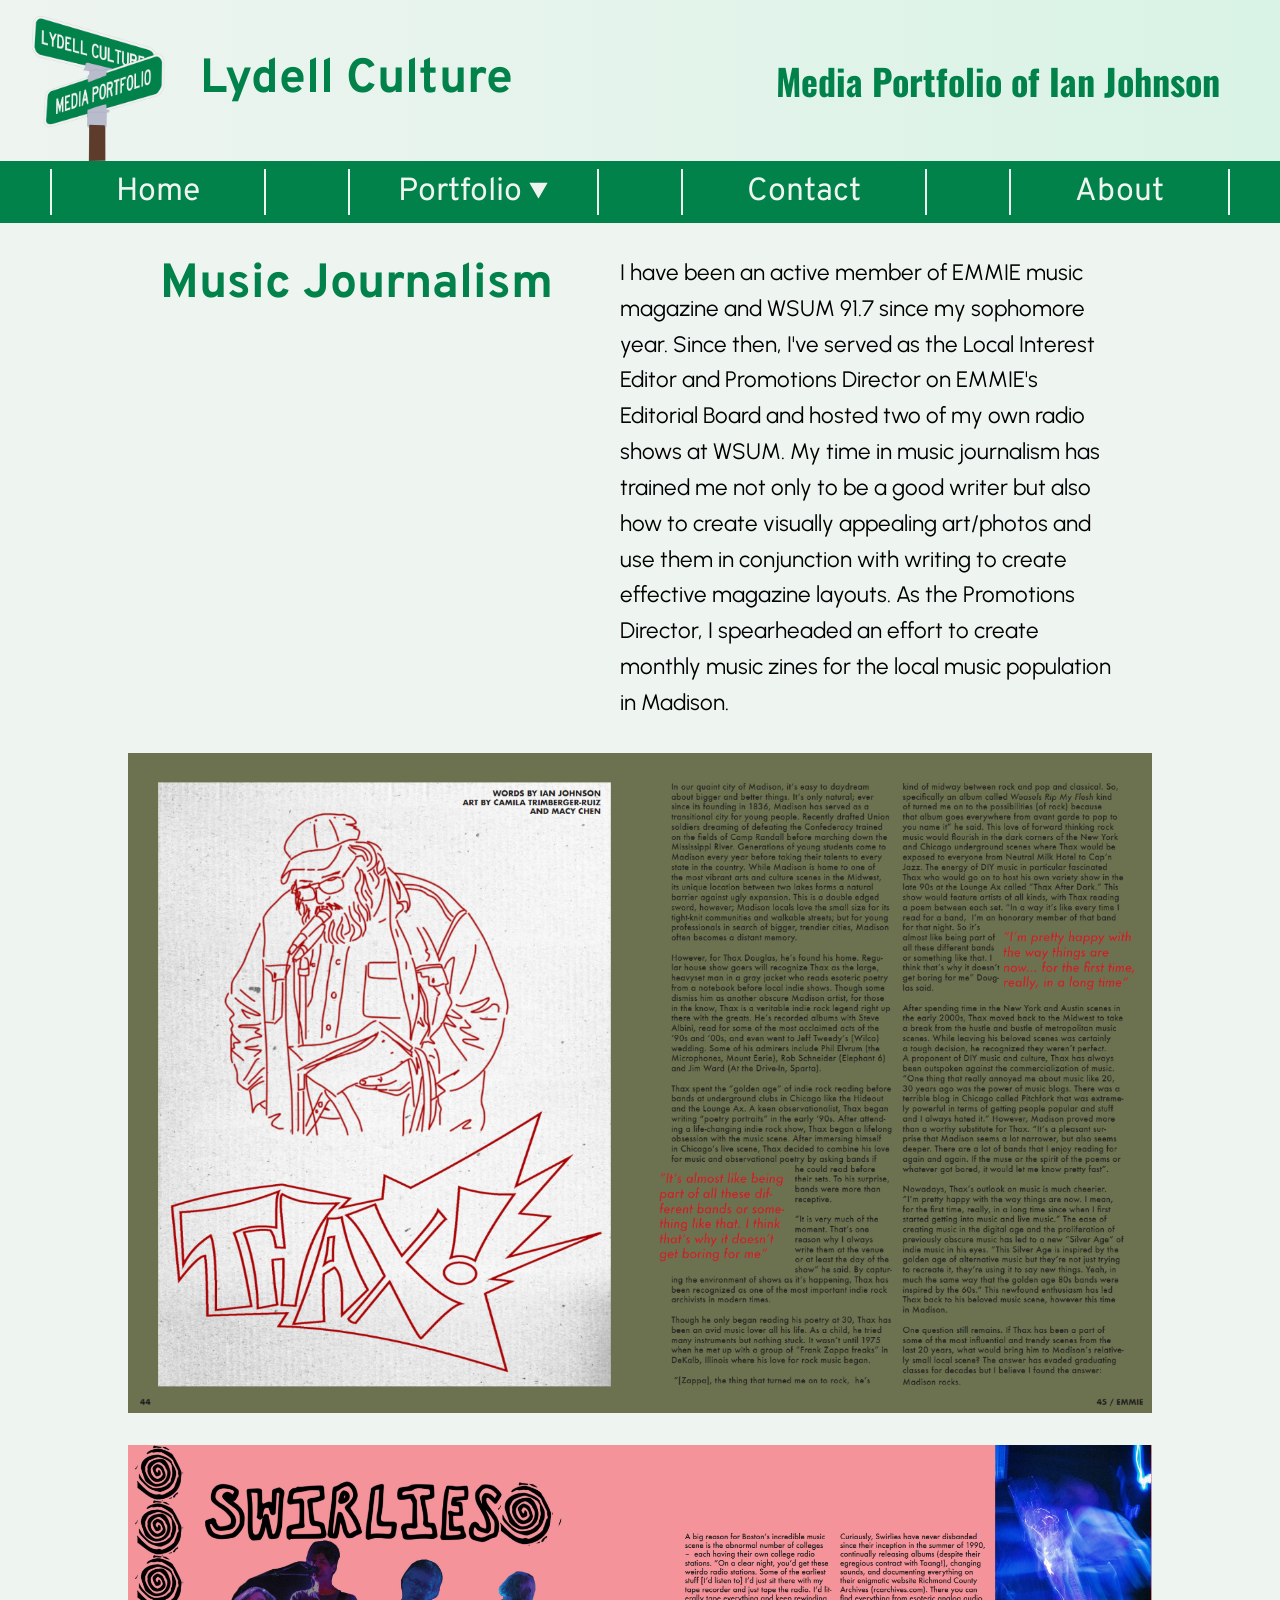
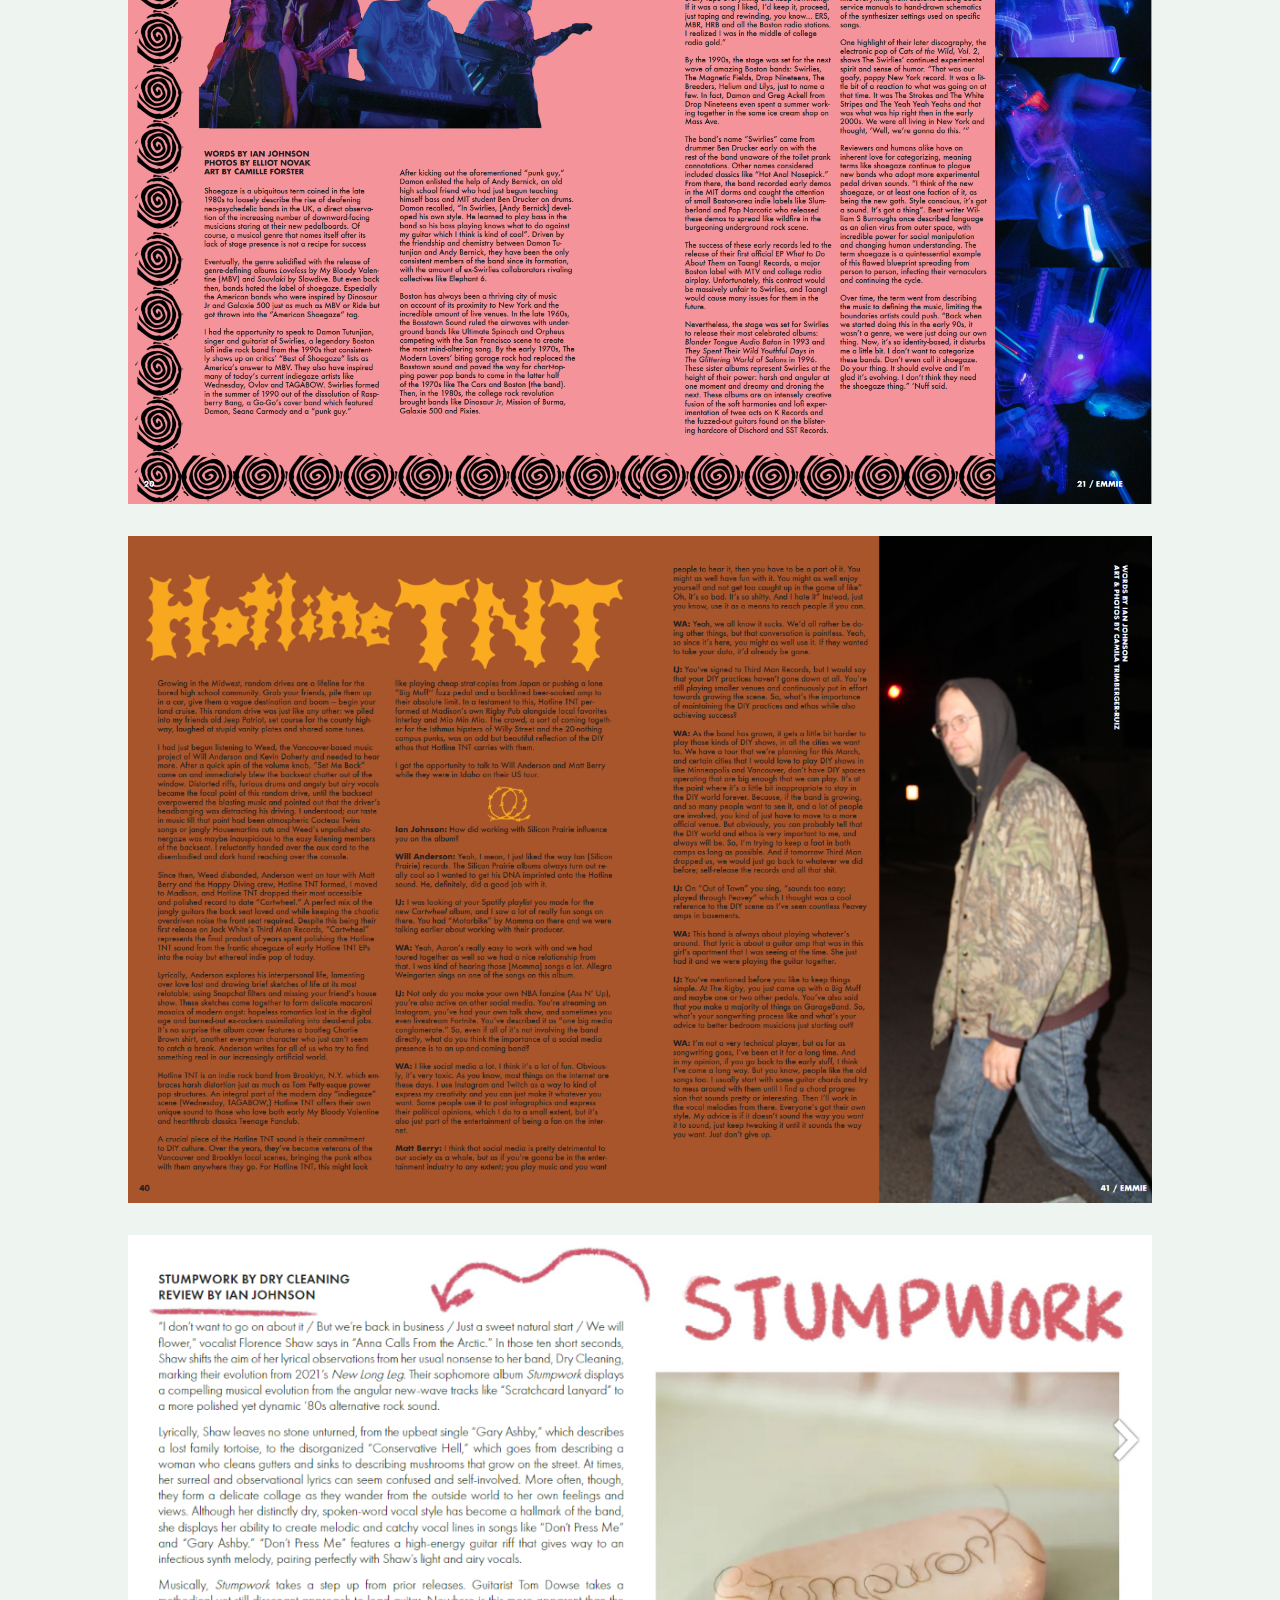
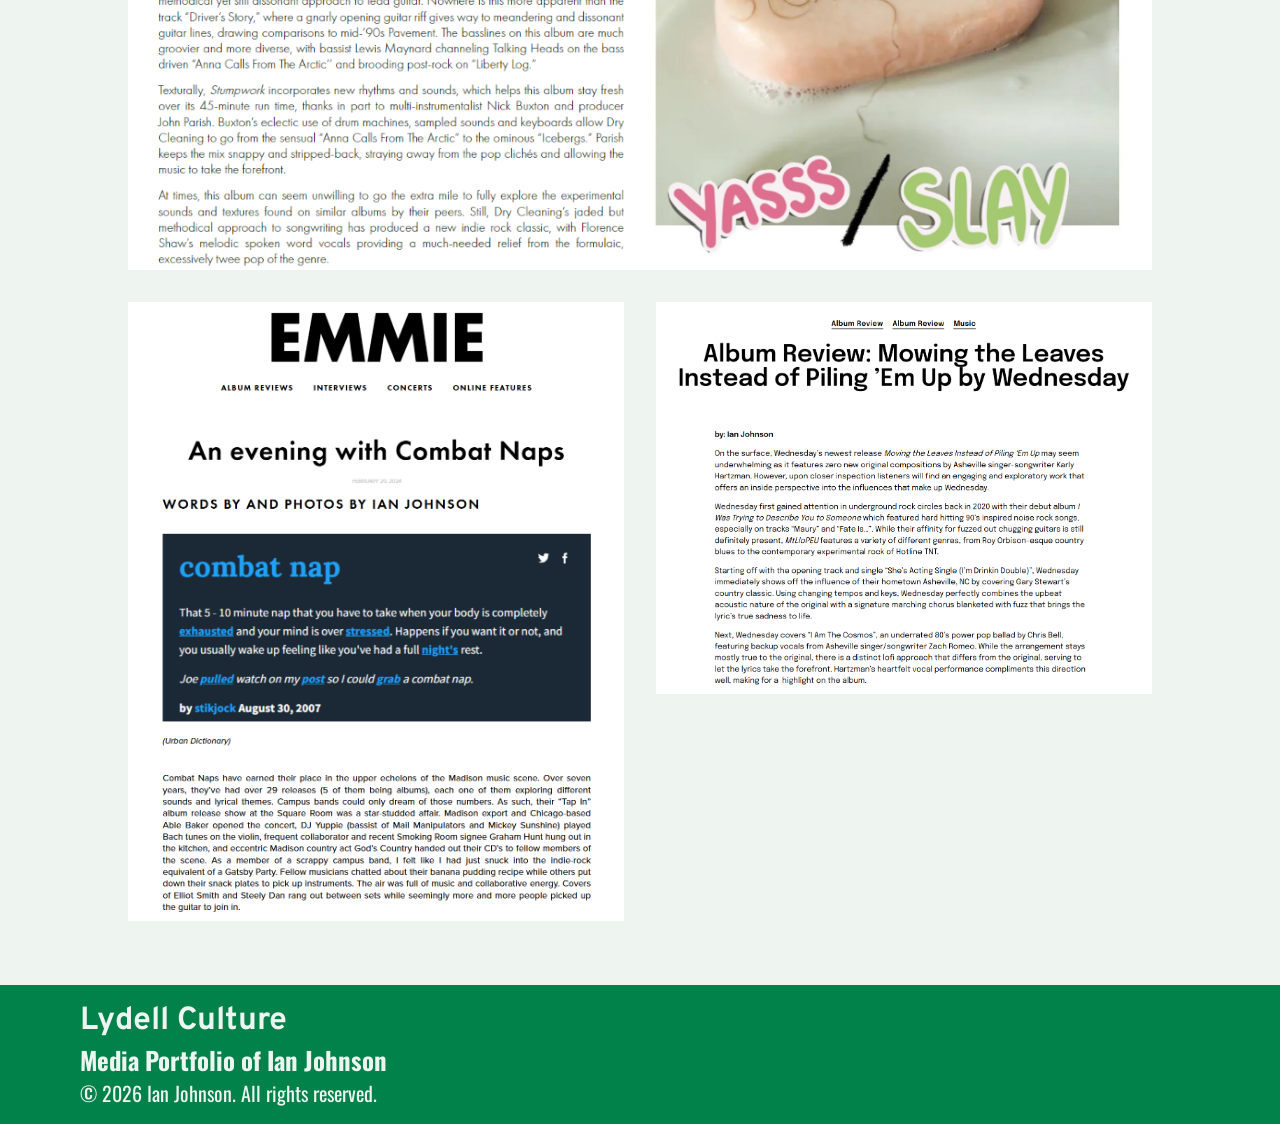
<file: writing.html>
<!DOCTYPE html> 
<html lang="en">
    <head>
        <!--
            Ian Johnson - Final Project - 7/29/26
        -->
        <!--
            Writing page for Lydell Culture - Ian Johnson's Digital Portfolio 
        -->
        <meta charset="utf-8">
        <meta name="viewport"
            content="width=device-width, initial-scale=1.0">
        <meta name="description" content="Writing page of Lydell Culture">    
        <meta name="keywords" content="Ian Johnson, Lydell Culture, Writing">     
        <title>Writing - Lydell Culture</title>
        <link rel="icon" href="images/logo.jpg">
        <!-- 
            Link to the style sheet
        -->
        <link rel="stylesheet" href="styles/writing.css">
        <!-- 
            Link to Urbanist
        -->
        <link rel="stylesheet"
         href="https://fonts.googleapis.com/css?family=Urbanist">
        <!-- 
            Link to Overpass
        -->
        <link rel="stylesheet"
         href="https://fonts.googleapis.com/css?family=Overpass">
        <!-- 
            Link to Oswald
        -->
        <link rel="stylesheet"
         href="https://fonts.googleapis.com/css?family=Oswald">
    </head>

 <body> 
        <header> 
            <img src="images/Lydell-Culture-Logo2.png" alt="header logo"> 
            <h1>Lydell Culture</h1>
            <h2>Media Portfolio of Ian Johnson</h2>
        </header>
        <main>
            <nav class="navbar"> 
                <ul class="menu">
                    <li><a href="index.html">Home</a></li>
                    <li>Portfolio<small>&#9660;</small>
                        <ul class="submenu">
                            <li><a href="graphic-design.html">Graphic Design</a></li>
                            <li><a class="current">Writing</a></li>
                            <li><a href="web-design.html">Web Design</a></li>
                            <li><a href="photography.html">Photography</a></li>
                        </ul>
                    </li>
                    <li><a href="contact.html">Contact</a></li>
                    <li><a href="about.html">About</a></li>
                </ul>
            </nav>
            <div class="div1">
                <section>
                    <h2>Music Journalism</h2>
                </section>
                <aside>
                    <p>I have been an active member of EMMIE music magazine and WSUM 91.7 since my sophomore year. 
                        Since then, I've served as the Local Interest Editor and Promotions Director on EMMIE's 
                        Editorial Board and hosted two of my own radio shows at WSUM. My time in music journalism has trained me 
                        not only to be a good writer but also how to create visually appealing art/photos 
                        and use them in conjunction with writing to create effective magazine layouts. 
                        As the Promotions Director, I spearheaded an effort to create 
                        monthly music zines for the local music population in Madison.</p>
                </aside>
            </div>
            <div class="writing-container">
                    <img class="wide" src="images/writing/thax-article-ss2.png" alt="EMMIE article I wrote about local poet Thax"> 
                    <img class="wide" src="images/writing/swirlies-spread.png" alt="EMMIE article I wrote about shoegaze band Swirlies"> 
                    <img class="wide" src="images/writing/hotline-tnt-ss.png" alt="EMMIE article I wrote about indie band Hotline TNT">
                    <img class="wide" src="images/writing/stumpwork-article.png" alt="EMMIE article I wrote about indie band Dry Cleaning">
                <a href="https://www.emmiemusic.com/interviews/interview-combat-naps">
                    <img src="images/writing/combatnaps-article.png" alt="EMMIE article I wrote about local band Combat Naps"></a>
                <a href="https://wsum.org/2022/04/25/album-review-mowing-the-leaves-instead-of-piling-em-up-by-wednesday/">
                    <img src="images/writing/wsum-article.png" alt="WSUM article I wrote about indie band Wednesday"></a>
            </div>
        </main>
        <footer> 
            <h2>Lydell Culture</h2>
            <h3>Media Portfolio of Ian Johnson</h3>
            <p>&copy; 2026 Ian Johnson. All rights reserved.</p>
        </footer>
</body>
</html>
</file>
<file: styles/home.css>
/*********************************************************
    STYLE SHEET FOR FINAL PROJECT - SITE HOME PAGE - IAN JOHNSON
*********************************************************/

/*Color Variables*/

:root {
    --primarygreen: #01824A; 
    --skyblue: #60A5FA; 
    --charcoal: #1F2937; 
    --offwhite: #F8FAF9; 
    --softmint: #D9F3E6;
    --lightgraygreen: #EEF4F0;
}

/*Reset*/

* {
    margin: 0; 
    padding: 0; 
    box-sizing: border-box;
}

/*Default Styles*/ 

body {
    font-size: 100%;
    font-family: Arial, Helvetica, sans-serif; 
    font-family: 'Gill Sans', 'Gill Sans MT', Calibri, 'Trebuchet MS', sans-serif;
    font-family: Verdana, Geneva, Tahoma, sans-serif;
}

h1 {font-size: 150%}
h2 {font-size: 135%}
h3 {font-size: 120%}
li, p {font-size: 100%}

/*Header General Declarations*/

header {
    display: flex; 
    align-items: center;
    background-image: linear-gradient(to right, var(--lightgraygreen) 0%, var(--softmint) 100%);
}

/* Header Image*/ 

header img {
        max-width: 200px;
        padding-left: 2em;
        padding-top: 1em;
        padding-right: 2em;
}

/*Header Main Title On The Left*/ 

header h1 {
        font-size: 300%;
        font-family: "Overpass";
        color: var(--primarygreen); 
        flex-basis: 45%;
    }

/*Header Tag Line On The Right*/ 

header h2 {
        font-size: 225%;
        font-family: "Oswald";
        color: var(--primarygreen);
        padding-right: 1em;
    }
    
/*Set the background color of the main section */ 

main {
    background-color: var(--lightgraygreen); 
    }

/* Set the background color of the nav bar and the text color */

.navbar {
    background-color: var(--primarygreen); 
    }

/* Format the nav bar */

.menu {
    display: flex;
    flex-wrap: wrap;
    justify-content: space-evenly;
    list-style-type: none;
    padding: 0.5rem 0; 
    }

.menu li:has(.submenu) {
        position: relative; 
    }
.menu li small {
        margin-left: 0.25em; 
    }
.menu li:hover > .submenu {
        display: block; 
}

.submenu {
    position: absolute; 
    left: 0;
    background-color: var(--primarygreen);
    color: var(--offwhite); 
    width: fit-content; 
    display: none; 
    list-style-type: none;
}

.menu a { 
        text-decoration: none; 
        color: var(--offwhite);
        display: block; 
        padding: 0 0.5em;
}

.menu a:hover, 
.menu a:focus {
            text-decoration: underline; 
}

.menu a:visited { 
            color: var(--offwhite);
}

.menu a.current {
            color: var(--primarygreen);
            background-color: var(--offwhite);
            text-decoration: none;
}

/*Nav bar font and spacing plus giving each button borders*/

.menu > li {
            font-family: "Overpass"; 
            color: var(--offwhite);
            font-size: 200%;
            padding: 0.1em 1.5em;
            margin: 0 1em;
            border-left: 2px solid var(--offwhite);
            border-right: 2px solid var(--offwhite);
        }


.div1 {
    margin: 2em 2em;
    padding-bottom: 3em;
    border-bottom: 4px dashed var(--primarygreen);
}

.div1 h2 {
    text-align:center;
    font-size: 300%;
    font-family: "Overpass";
    color: var(--primarygreen);
    padding-bottom: 2rem;
}

.div1 .photo-container-flex {
    display: flex;
    align-items: flex-start;
    gap: 0 2rem;
    margin: 0 6em;
}

.photo-container-flex img {
    width: 100%;
    height: 500px;
    object-fit: contain;
}

.div1 .photo-container-flex .photo1 {
    font-family: "Urbanist";
}

.div1 .photo-container-flex .photo2 {
    font-family: "Urbanist";
}

.div1 .photo-container-flex .photo3 {
    font-family: "Urbanist";
}

.div2 {
    display: flex;
    margin: 2em;
    padding-top: 2em;
}

.div2 section {
    flex-basis: 50%;
}

.div2 aside {
    display: flex;
    margin-right: 5rem;
    flex-basis: 50%;
    justify-content: flex-end;  
    align-items: center;
}

.div2 section h2 {
    text-align:center;
    font-size: 300%;
    font-family: "Overpass";
    color: var(--primarygreen);
    padding-bottom: 1rem;
}

.div2 section p {
    text-align: left;
    font-family: "Urbanist";
    font-size: 140%;
    padding-left: 5em;
    line-height: 1.6;
}

.div2 aside img {
    max-width: 700px;
    width: 100%;
    height: auto;
    justify-content: right;
}

main h3 {
    text-align: center;
    font-size: 200%;
    font-family: "Urbanist";
    color: var(--primarygreen);
    padding: 1em 0;
}

footer { 
    background-color: var(--primarygreen);
    height: fit-content;
    padding: 1em 5em; 
}
footer h2 {
    color: var(--offwhite); 
    font-family: "Overpass";
    font-size: 200%;
}
footer h3 {
    color: var(--offwhite);
    font-family: "Oswald";
    font-size: 155%;
}
footer p {
    color: var(--offwhite);
    font-family: "Oswald";
    font-size: 125%;
}

/*Mobile Friendly*/

@media (max-width: 768px) {
    header {
        flex-direction: column;
        text-align: center;
        padding: 1rem;
    }

    header img {
        max-width: 150px;
        padding: 0;
    }

    header h1 {
        font-size: 2rem;
        flex-basis: auto;
    }

    header h2 {
        font-size: 1.4rem;
        padding: 0;
    }
        .menu {
        flex-direction: column;
        align-items: center;
    }

    .menu > li {
        width: 100%;
        text-align: center;
        margin: 0;
        padding: 0.75rem;
        border: none;
        border-bottom: 1px solid white;
        font-size: 1.3rem;
    }

    .div1 .photo-container-flex {
        flex-direction: column;
        margin: 0;
        gap: 2rem;
    }

    .photo-container-flex img {
        width: 100%;
        height: auto;
    }
        .div2 {
        flex-direction: column;
        margin: 1rem;
    }

    .div2 section {
        order: 2;
    }

    .div2 aside {
        order: 1;
        margin: 0 0 2rem 0;
        justify-content: center;
    }

    .div2 aside img {
        width: 100%;
        max-width: 450px;
        height: auto;
    }
    .div2 section p {
        padding: 0 1rem;
        font-size: 1.1rem;
    }
    footer {
        padding: 1rem;
        text-align: center;
    }
    footer h2 {
        font-size: 1.5rem;
    }
    footer h3 {
        font-size: 1.2rem;
    }
    footer p {
        font-size: 1rem;
    }
}
</file>
<file: styles/about.css>
/*********************************************************
    STYLE SHEET FOR FINAL PROJECT - ABOUT PAGE - IAN JOHNSON
*********************************************************/

/*Color Variables*/

:root {
    --primarygreen: #01824A; 
    --skyblue: #60A5FA; 
    --charcoal: #1F2937; 
    --offwhite: #F8FAF9; 
    --softmint: #D9F3E6;
    --lightgraygreen: #EEF4F0;
}

/*Reset*/

* {
    margin: 0; 
    padding: 0; 
    box-sizing: border-box;
}

/*Default Styles*/ 

body {
    font-size: 100%;
    font-family: Arial, Helvetica, sans-serif; 
    font-family: 'Gill Sans', 'Gill Sans MT', Calibri, 'Trebuchet MS', sans-serif;
    font-family: Verdana, Geneva, Tahoma, sans-serif;
}

h1 {font-size: 150%}
h2 {font-size: 135%}
h3 {font-size: 120%}
li, p {font-size: 100%}

/*Header General Declarations*/

header {
    display: flex; 
    align-items: center;
    background-image: linear-gradient(to right, var(--lightgraygreen) 0%, var(--softmint) 100%);
}

/* Header Image*/ 

header img {
        max-width: 200px;
        padding-left: 2em;
        padding-top: 1em;
        padding-right: 2em;
}

/*Header Main Title On The Left*/ 

header h1 {
        font-size: 300%;
        font-family: "Overpass";
        color: var(--primarygreen); 
        flex-basis: 45%;
    }

/*Header Tag Line On The Right*/ 

header h2 {
        font-size: 225%;
        font-family: "Oswald";
        color: var(--primarygreen);
        padding-right: 1em;
    }
    
/*Set the background color of the main section */ 

main {
    background-color: var(--lightgraygreen); 
    }

/* Set the background color of the nav bar and the text color */

.navbar {
    background-color: var(--primarygreen); 
    }

/* Format the nav bar */

.menu {
    display: flex;
    flex-wrap: wrap;
    justify-content: space-evenly;
    list-style-type: none;
    padding: 0.5rem 0; 
    }

.menu li:has(.submenu) {
        position: relative; 
    }
.menu li small {
        margin-left: 0.25em; 
    }
.menu li:hover > .submenu {
        display: block; 
}

.submenu {
    position: absolute; 
    left: 0;
    background-color: var(--primarygreen);
    color: var(--lightgraygreen); 
    width: fit-content; 
    display: none; 
    list-style-type: none;
}

.menu a { 
        text-decoration: none; 
        color: var(--lightgraygreen);
        display: block; 
        padding: 0 0.5em;
}

.menu a:hover, 
.menu a:focus {
            text-decoration: underline; 
}

.menu a:visited { 
            color: var(--lightgraygreen);
}

.menu a.current {
            color: var(--primarygreen);
            background-color: var(--lightgraygreen);
            text-decoration: none;
}

/*Nav bar font and spacing plus giving each button borders*/

.menu > li {
            font-family: "Overpass"; 
            color: var(--lightgraygreen);
            font-size: 200%;
            padding: 0.1em 1.5em;
            margin: 0 1em;
            border-left: 2px solid var(--lightgraygreen);
            border-right: 2px solid var(--lightgraygreen);
        }

#title {
    text-align:center;
    font-size: 300%;
    font-family: "Overpass";
    color: var(--primarygreen);
    padding-top: 2rem;
}

.div1,
.div2 {
    padding: 2em 10em;
    padding-bottom: 3em;
    padding-left: 15em;
    display: flex;
    align-items: center;
    justify-content: flex-start;
    gap: 5em;
}

.div1 section p,
.div2 section p {
            text-align: left;
            font-family: "Urbanist";
            font-size: 140%;
            width: 30em;
            line-height: 1.6;
}

.div1 aside img,
.div2 aside img {
    width: 80%;
    height: auto;
    object-fit: contain;
    display: block;
}

footer { 
    background-color: var(--primarygreen);
    height: fit-content;
    padding: 1em 5em; 
}
footer h2 {
    color: var(--lightgraygreen); 
    font-family: "Overpass";
    font-size: 200%;
}
footer h3 {
    color: var(--lightgraygreen);
    font-family: "Oswald";
    font-size: 155%;
}
footer p {
    color: var(--lightgraygreen);
    font-family: "Oswald";
    font-size: 125%;
}
/*Mobile Friendly*/

@media (max-width: 768px) {
    header {
        flex-direction: column;
        text-align: center;
        padding: 1rem;
    }

    header img {
        max-width: 150px;
        padding: 0;
    }

    header h1 {
        font-size: 2rem;
        flex-basis: auto;
    }

    header h2 {
        font-size: 1.4rem;
        padding: 0;
    }
        .menu {
        flex-direction: column;
        align-items: center;
    }
    .menu > li {
        width: 100%;
        text-align: center;
        margin: 0;
        padding: 0.75rem;
        border: none;
        border-bottom: 1px solid white;
        font-size: 1.3rem;
    }
    #title {
        font-size: 2rem;
        padding: 1.5rem 1rem;
    }
    .div1,
    .div2 {
        flex-direction: column;
        padding: 2rem 1rem;
        gap: 2rem;
        text-align: center;
    }
    .div1 section p,
    .div2 section p {
        width: 100%;
        font-size: 1.1rem;
        line-height: 1.6;
    }
    .div1 aside,
    .div2 aside {
    width: 100%;
    display: flex;
    justify-content: center;
    }

    .div1 aside img,
    .div2 aside img {
        width: 100%;
        max-width: 400px;
        height: auto;
    }
    .div1 {
        padding-bottom: 1rem;
    }
    .div2 {
        padding-top: 1rem;
    }
    footer {
        padding: 1rem;
        text-align: center;
    }
    footer h2 {
        font-size: 1.5rem;
    }
    footer h3 {
        font-size: 1.2rem;
    }
    footer p {
        font-size: 1rem;
    }
}
</file>
<file: styles/contact.css>
/*********************************************************
    STYLE SHEET FOR FINAL PROJECT - CONTACT PAGE - IAN JOHNSON
*********************************************************/

/*Color Variables*/

:root {
    --primarygreen: #01824A; 
    --skyblue: #60A5FA; 
    --charcoal: #1F2937; 
    --offwhite: #F8FAF9; 
    --softmint: #D9F3E6;
    --lightgraygreen: #EEF4F0;
}

/*Reset*/

* {
    margin: 0; 
    padding: 0; 
    box-sizing: border-box;
}

/*Default Styles*/ 

body {
    font-size: 100%;
    font-family: Arial, Helvetica, sans-serif; 
    font-family: 'Gill Sans', 'Gill Sans MT', Calibri, 'Trebuchet MS', sans-serif;
    font-family: Verdana, Geneva, Tahoma, sans-serif;
}

h1 {font-size: 150%}
h2 {font-size: 135%}
h3 {font-size: 120%}
li, p {font-size: 100%}

/*Header General Declarations*/

header {
    display: flex; 
    align-items: center;
    background-image: linear-gradient(to right, var(--lightgraygreen) 0%, var(--softmint) 100%);
}

/* Header Image*/ 

header img {
        max-width: 200px;
        padding-left: 2em;
        padding-top: 1em;
        padding-right: 2em;
}

/*Header Main Title On The Left*/ 

header h1 {
        font-size: 300%;
        font-family: "Overpass";
        color: var(--primarygreen); 
        flex-basis: 45%;
    }

/*Header Tag Line On The Right*/ 

header h2 {
        font-size: 225%;
        font-family: "Oswald";
        color: var(--primarygreen);
        padding-right: 1em;
    }
    
/*Set the background color of the main section */ 

main {
    background-color: var(--lightgraygreen); 
    }

/* Set the background color of the nav bar and the text color */

.navbar {
    background-color: var(--primarygreen); 
    }

/* Format the nav bar */

.menu {
    display: flex;
    flex-wrap: wrap;
    justify-content: space-evenly;
    list-style-type: none;
    padding: 0.5rem 0; 
    }

.menu li:has(.submenu) {
        position: relative; 
    }
.menu li small {
        margin-left: 0.25em; 
    }
.menu li:hover > .submenu {
        display: block; 
}

.submenu {
    position: absolute; 
    left: 0;
    background-color: var(--primarygreen);
    color: var(--lightgraygreen); 
    width: fit-content; 
    display: none; 
    list-style-type: none;
}

.menu a { 
        text-decoration: none; 
        color: var(--lightgraygreen);
        display: block; 
        padding: 0 0.5em;
}

.menu a:hover, 
.menu a:focus {
            text-decoration: underline; 
}

.menu a:visited { 
            color: var(--lightgraygreen);
}

.menu a.current {
            color: var(--primarygreen);
            background-color: var(--lightgraygreen);
            text-decoration: none;
}

/*Nav bar font and spacing plus giving each button borders*/

.menu > li {
            font-family: "Overpass"; 
            color: var(--lightgraygreen);
            font-size: 200%;
            padding: 0.1em 1.5em;
            margin: 0 1em;
            border-left: 2px solid var(--lightgraygreen);
            border-right: 2px solid var(--lightgraygreen);
        }

.div1 {
    display: flex;
    align-items: flex-start;
    justify-content: space-between;
    gap: 3rem;
    margin: 2em 10em;
}

.div1 section {
    display: flex;
    align-items: center;
}

.div1 aside {
    justify-content: flex-end;
    max-width: 600px;
    margin-left: auto;
}

.div1 aside p {
            text-align: left;
            font-family: "Urbanist";
            font-size: 140%;
            line-height: 1.6;
}

.div1 aside a {
    color: var(--primarygreen);
    text-decoration: none;
}

.div1 aside a:hover,
.div1 aside a:focus {
    text-decoration: underline;
}

.div1 section h2 {
    text-align: center;
    font-size: 300%;
    font-family: "Overpass";
    color: var(--primarygreen);
    padding-bottom: 1rem;
}

.contact-form {
    font-family: "Urbanist";
    background-color: var(--lightgraygreen);
    margin: 0 auto;
    max-width: 1000px;
    width: 100%;
    padding: 2em 3em 4em;
}
section {
    padding: 0 2em 1em;
}
label {
	float: left;
    width: 15em;
    text-align: right;
}
input, select, textarea {
    margin-left: 1em;
    margin-right: 1em;
    margin-bottom: .5em;
}
#buttons input {
	width: 10em;
}
fieldset {
    margin-top: 1em;
    margin-bottom: 1em;
    padding-top: 1em;
}
legend {
    color: var(--primarygreen);
    font-weight: bold;
    font-size: 120%;
    margin-bottom: 1em;
}

input[type="text"],
input[type="email"],
input[type="tel"],
textarea {
    width: 65%;
    padding: 0.6em;
    font-size: 1rem;
}

textarea {
    height: 200px;
}

input:required:invalid {
    background-image: url(../images/required.png);
    background-position: right top;
    background-repeat: no-repeat;
}

input:focus:invalid {
    background-image: url(../images/invalid.png);
    background-position: right top;
    background-repeat: no-repeat;
}
input:required:valid {
    background-image: url(../images/valid.png);
    background-position: right top;
    background-repeat: no-repeat;
}

footer { 
    background-color: var(--primarygreen);
    height: fit-content;
    padding: 1em 5em; 
}
footer h2 {
    color: var(--lightgraygreen); 
    font-family: "Overpass";
    font-size: 200%;
}
footer h3 {
    color: var(--lightgraygreen);
    font-family: "Oswald";
    font-size: 155%;
}
footer p {
    color: var(--lightgraygreen);
    font-family: "Oswald";
    font-size: 125%;
}

/*Mobile Friendly*/

@media (max-width: 768px) {
    header {
        flex-direction: column;
        text-align: center;
        padding: 1rem;
    }

    header img {
        max-width: 150px;
        padding: 0;
    }

    header h1 {
        font-size: 2rem;
        flex-basis: auto;
    }

    header h2 {
        font-size: 1.4rem;
        padding: 0;
    }
        .menu {
        flex-direction: column;
        align-items: center;
    }
    .menu > li {
        width: 100%;
        text-align: center;
        margin: 0;
        padding: 0.75rem;
        border: none;
        border-bottom: 1px solid white;
        font-size: 1.3rem;
    }
    .div1 {
    flex-direction: column;
    margin: 2rem 1rem;
    gap: 2rem;
    }

    .div1 section,
    .div1 aside {
        width: 100%;
        max-width: 100%;
    }

    .div1 aside {
        margin-left: 0;
    } 

    .div1 aside p {
        font-size: 1.1rem;
    }

    .div1 section h2 {
        font-size: 2rem;
    }
    .contact-form {
        padding: 1rem;
        width: 100%;
    }
    label {
        float: none;
        display: block;
        width: 100%;
        text-align: left;
        margin-bottom: 0.5rem;
    }
    input[type="text"],
    input[type="email"],
    input[type="tel"],
    select,
    textarea {
        width: 100%;
        margin: 0 0 1rem;
    }
    #buttons {
    text-align: center;
    }
    #buttons input {
        width: 100%;
        max-width: 250px;
        margin: 0.5rem auto;
        display: block;
    }
    section {
        padding: 0 0 1rem;
    }
    footer {
        padding: 1rem;
        text-align: center;
    }
    footer h2 {
        font-size: 1.5rem;
    }
    footer h3 {
        font-size: 1.2rem;
    }
    footer p {
        font-size: 1rem;
    }
}
</file>
<file: styles/graphic-design.css>
/*********************************************************
    STYLE SHEET FOR FINAL PROJECT - GRAPHIC DESIGN PAGE - IAN JOHNSON
*********************************************************/

/*Color Variables*/

:root {
    --primarygreen: #01824A; 
    --skyblue: #60A5FA; 
    --charcoal: #1F2937; 
    --offwhite: #F8FAF9; 
    --softmint: #D9F3E6;
    --lightgraygreen: #EEF4F0;
}

/*Reset*/

* {
    margin: 0; 
    padding: 0; 
    box-sizing: border-box;
}

/*Default Styles*/ 

body {
    font-size: 100%;
    font-family: Arial, Helvetica, sans-serif; 
    font-family: 'Gill Sans', 'Gill Sans MT', Calibri, 'Trebuchet MS', sans-serif;
    font-family: Verdana, Geneva, Tahoma, sans-serif;
}

h1 {font-size: 150%}
h2 {font-size: 135%}
h3 {font-size: 120%}
li, p {font-size: 100%}

/*Header General Declarations*/

header {
    display: flex; 
    align-items: center;
    background-image: linear-gradient(to right, var(--lightgraygreen) 0%, var(--softmint) 100%);
}

/* Header Image*/ 

header img {
        max-width: 200px;
        padding-left: 2em;
        padding-top: 1em;
        padding-right: 2em;
}

/*Header Main Title On The Left*/ 

header h1 {
        font-size: 300%;
        font-family: "Overpass";
        color: var(--primarygreen); 
        flex-basis: 45%;
    }

/*Header Tag Line On The Right*/ 

header h2 {
        font-size: 225%;
        font-family: "Oswald";
        color: var(--primarygreen);
        padding-right: 1em;
    }
    
/*Set the background color of the main section */ 

main {
    background-color: var(--lightgraygreen); 
    }

/* Set the background color of the nav bar and the text color */

.navbar {
    background-color: var(--primarygreen); 
    }

/* Format the nav bar */

.menu {
    display: flex;
    flex-wrap: wrap;
    justify-content: space-evenly;
    list-style-type: none;
    padding: 0.5rem 0; 
    }

.menu li:has(.submenu) {
        position: relative; 
    }
.menu li small {
        margin-left: 0.25em; 
    }
.menu li:hover > .submenu {
        display: block; 
}

.submenu {
    position: absolute; 
    left: 0;
    background-color: var(--primarygreen);
    color: var(--lightgraygreen); 
    width: fit-content; 
    display: none; 
    list-style-type: none;
}

.menu a { 
        text-decoration: none; 
        color: var(--lightgraygreen);
        display: block; 
        padding: 0 0.5em;
}

.menu a:hover, 
.menu a:focus {
            text-decoration: underline; 
}

.menu a:visited { 
            color: var(--lightgraygreen);
}

.menu a.current {
            color: var(--primarygreen);
            background-color: var(--lightgraygreen);
            text-decoration: none;
}

/*Nav bar font and spacing plus giving each button borders*/

.menu > li {
            font-family: "Overpass"; 
            color: var(--lightgraygreen);
            font-size: 200%;
            padding: 0.1em 1.5em;
            margin: 0 1em;
            border-left: 2px solid var(--lightgraygreen);
            border-right: 2px solid var(--lightgraygreen);
        }

.div1 {
    display: flex;
    align-items: flex-start;
    justify-content: space-between;
    gap: 3rem;
    margin: 2em 10em;
}

.div1 section {
    display: flex;
    align-items: center;
    flex-direction: column;
}

.div1 aside {
    justify-content: flex-end;
    max-width: 500px;
    margin-left: auto;
}

.div1 aside p {
            text-align: left;
            font-family: "Urbanist";
            font-size: 140%;
            line-height: 1.6;
}

.div1 section h2 {
    text-align: center;
    font-size: 300%;
    font-family: "Overpass";
    color: var(--primarygreen);
    padding-bottom: 1rem;
}

.div1 section h3 {
    text-align: center;
    font-size: 200%;
    font-family: "Oswald";
    color: var(--primarygreen);
    padding-bottom: 1rem;
}

.branding-design-container {
    display: flex;
    align-items: flex-start;
    justify-content: center;
    flex-wrap: wrap;
    gap: 2rem;
    margin: 2em 6em;
    padding-bottom: 4em;
    border-bottom: 4px dashed var(--primarygreen);
}

.branding-design-container img {
    width: calc(50% - 1rem);
    object-fit: contain;
}

.div2 {
    display: flex;
    align-items: flex-start;
    justify-content: space-between;
    gap: 3rem;
    margin: 2em 10em;
}

.div2 section {
    display: flex;
    align-items: center;
}

.div2 aside {
    justify-content: flex-end;
    max-width: 500px;
    margin-left: auto;
}

.div2 aside p {
            text-align: left;
            font-family: "Urbanist";
            font-size: 140%;
            line-height: 1.6;
}

.div2 section h2 {
    text-align: center;
    font-size: 300%;
    font-family: "Overpass";
    color: var(--primarygreen);
    padding-bottom: 1rem;
}

.publication-design-container {
    display: flex;
    align-items: flex-start;
    justify-content: center;
    flex-wrap: wrap;
    gap: 2rem;
    margin: 2em 6em;
    padding-bottom: 4em;
    border-bottom: 4px dashed var(--primarygreen);
}

.publication-design-container img {
    width: calc(50% - 1rem);
    object-fit: contain;
}

.div3 {
    display: flex;
    align-items: flex-start;
    justify-content: space-between;
    gap: 3rem;
    padding: 0 10em;
    padding-bottom: 2em;
}

.div3 section {
    display: flex;
    align-items: center;
}

.div3 aside {
    justify-content: flex-end;
    max-width: 500px;
    margin-left: auto;
}

.div3 aside p {
            text-align: left;
            font-family: "Urbanist";
            font-size: 140%;
            line-height: 1.6;
}

.div3 section h2 {
    text-align: center;
    font-size: 300%;
    font-family: "Overpass";
    color: var(--primarygreen);
    padding-bottom: 1rem;
}

.promotional-flyer-container {
    display: flex;
    align-items: flex-start;
    justify-content: center;
    flex-wrap: wrap;
    gap: 2rem;
    padding: 0 6em;
    padding-bottom: 2em;
}

.promotional-flyer-container img {
    width: calc(50% - 1rem);
    object-fit: contain;
}

.div1 section h3 a {
    text-align: center;
    font-size: 100%;
    font-family: "Oswald";
    color: var(--primarygreen);
    padding-bottom: 1rem;
    text-decoration: none;
}

.div1 section h3 a:hover,
.div1 section h3 a:focus {
    text-decoration: underline;
}

#ToTop {
    text-align: center;
    padding-bottom: 2em;
}

#ToTop a {

    font-size: 200%;
    font-family: "Oswald";
    color: var(--primarygreen);
    text-decoration: none;
}

#ToTop a:hover,
#ToTop a:focus {
    text-decoration: underline;
}

footer { 
    background-color: var(--primarygreen);
    height: fit-content;
    padding: 1em 5em; 
}
footer h2 {
    color: var(--lightgraygreen); 
    font-family: "Overpass";
    font-size: 200%;
}
footer h3 {
    color: var(--lightgraygreen);
    font-family: "Oswald";
    font-size: 155%;
}
footer p {
    color: var(--lightgraygreen);
    font-family: "Oswald";
    font-size: 125%;
}

/*Mobile Friendly*/

@media (max-width: 768px) {
    header {
        flex-direction: column;
        text-align: center;
        padding: 1rem;
    }

    header img {
        max-width: 150px;
        padding: 0;
    }

    header h1 {
        font-size: 2rem;
        flex-basis: auto;
    }

    header h2 {
        font-size: 1.4rem;
        padding: 0;
    }
        .menu {
        flex-direction: column;
        align-items: center;
    }
    .menu > li {
        width: 100%;
        text-align: center;
        margin: 0;
        padding: 0.75rem;
        border: none;
        border-bottom: 1px solid white;
        font-size: 1.3rem;
    }
    .div1,
    .div2,
    .div3 {
        flex-direction: column;
        margin: 2rem 1rem;
        padding: 0;
        gap: 2rem;
    }
    .div1 section,
    .div2 section,
    .div3 section,
    .div1 aside,
    .div2 aside,
    .div3 aside {
        width: 100%;
        max-width: 100%;
    }
    .div1 aside,
    .div2 aside,
    .div3 aside {
        margin-left: 0;
    }
    .div1 aside p,
    .div2 aside p,
    .div3 aside p {
        font-size: 1.1rem;
    }
    .branding-design-container,
    .publication-design-container,
    .promotional-flyer-container {
        margin: 2rem 1rem;
        padding: 2rem 0;
        gap: 1rem;
    }
    .branding-design-container img,
    .publication-design-container img,
    .promotional-flyer-container img {
        width: 100%;
        max-width: 100%;
        height: auto;
    }
    footer {
    padding: 1rem;
    text-align: center;
    }
    footer h2 {
    font-size: 1.5rem;
    }
    footer h3 {
    font-size: 1.2rem;
    }
    footer p {
    font-size: 1rem;
    }
}
</file>
<file: styles/web-design.css>
/*********************************************************
    STYLE SHEET FOR FINAL PROJECT - WEB DESIGN PAGE - IAN JOHNSON
*********************************************************/

/*Color Variables*/

:root {
    --primarygreen: #01824A; 
    --skyblue: #60A5FA; 
    --charcoal: #1F2937; 
    --offwhite: #F8FAF9; 
    --softmint: #D9F3E6;
    --lightgraygreen: #EEF4F0;
}

/*Reset*/

* {
    margin: 0; 
    padding: 0; 
    box-sizing: border-box;
}

/*Default Styles*/ 

body {
    font-size: 100%;
    font-family: Arial, Helvetica, sans-serif; 
    font-family: 'Gill Sans', 'Gill Sans MT', Calibri, 'Trebuchet MS', sans-serif;
    font-family: Verdana, Geneva, Tahoma, sans-serif;
}

h1 {font-size: 150%}
h2 {font-size: 135%}
h3 {font-size: 120%}
li, p {font-size: 100%}

/*Header General Declarations*/

header {
    display: flex; 
    align-items: center;
    background-image: linear-gradient(to right, var(--lightgraygreen) 0%, var(--softmint) 100%);
}

/* Header Image*/ 

header img {
        max-width: 200px;
        padding-left: 2em;
        padding-top: 1em;
        padding-right: 2em;
}

/*Header Main Title On The Left*/ 

header h1 {
        font-size: 300%;
        font-family: "Overpass";
        color: var(--primarygreen); 
        flex-basis: 45%;
    }

/*Header Tag Line On The Right*/ 

header h2 {
        font-size: 225%;
        font-family: "Oswald";
        color: var(--primarygreen);
        padding-right: 1em;
    }
    
/*Set the background color of the main section */ 

main {
    background-color: var(--lightgraygreen); 
    }

/* Set the background color of the nav bar and the text color */

.navbar {
    background-color: var(--primarygreen); 
    }

/* Format the nav bar */

.menu {
    display: flex;
    flex-wrap: wrap;
    justify-content: space-evenly;
    list-style-type: none;
    padding: 0.5rem 0; 
    }

.menu li:has(.submenu) {
        position: relative; 
    }
.menu li small {
        margin-left: 0.25em; 
    }
.menu li:hover > .submenu {
        display: block; 
}

.submenu {
    position: absolute; 
    left: 0;
    background-color: var(--primarygreen);
    color: var(--lightgraygreen); 
    width: fit-content; 
    display: none; 
    list-style-type: none;
}

.menu a { 
        text-decoration: none; 
        color: var(--lightgraygreen);
        display: block; 
        padding: 0 0.5em;
}

.menu a:hover, 
.menu a:focus {
            text-decoration: underline; 
}

.menu a:visited { 
            color: var(--lightgraygreen);
}

.menu a.current {
            color: var(--primarygreen);
            background-color: var(--lightgraygreen);
            text-decoration: none;
}

/*Nav bar font and spacing plus giving each button borders*/

.menu > li {
            font-family: "Overpass"; 
            color: var(--lightgraygreen);
            font-size: 200%;
            padding: 0.1em 1.5em;
            margin: 0 1em;
            border-left: 2px solid var(--lightgraygreen);
            border-right: 2px solid var(--lightgraygreen);
        }

.div1 {
    display: flex;
    align-items: flex-start;
    justify-content: space-between;
    gap: 3rem;
    margin: 2em 10em;
}

.div1 section {
    display: flex;
    align-items: center;
}

.div1 aside {
    justify-content: flex-end;
    max-width: 600px;
    margin-left: auto;
}

.div1 aside p {
            text-align: left;
            font-family: "Urbanist";
            font-size: 140%;
            line-height: 1.6;
}

.div1 section h2 {
    text-align: center;
    font-size: 300%;
    font-family: "Overpass";
    color: var(--primarygreen);
    padding-bottom: 1rem;
}

.web-design-container {
    display: flex;
    justify-content: flex-start;
    flex-wrap: wrap;
    gap: 2rem;
    padding: 0em 8em;
    padding-bottom: 4em;
}

.web-design-container > img,
.web-design-container > a {
        flex: 0 0 100%;
}

.web-design-container img {
    width: 100%;
    height: auto;
    display: block;
}

.web-design-container a:hover,
.web-design-container a:focus {
        text-decoration: underline;
}

.web-design-container .project1 p {
    font-family: "Urbanist";
    font-size: 140%;
}

.web-design-container .portfolio-html p {
    font-family: "Urbanist";
    font-size: 140%;
}

.web-design-container .portfolio-css p {
    font-family: "Urbanist";
    font-size: 140%;
}

footer { 
    background-color: var(--primarygreen);
    height: fit-content;
    padding: 1em 5em; 
}
footer h2 {
    color: var(--lightgraygreen); 
    font-family: "Overpass";
    font-size: 200%;
}
footer h3 {
    color: var(--lightgraygreen);
    font-family: "Oswald";
    font-size: 155%;
}
footer p {
    color: var(--lightgraygreen);
    font-family: "Oswald";
    font-size: 125%;
}

/*Mobile Friendly*/

@media (max-width: 768px) {
    header {
        flex-direction: column;
        text-align: center;
        padding: 1rem;
    }

    header img {
        max-width: 150px;
        padding: 0;
    }

    header h1 {
        font-size: 2rem;
        flex-basis: auto;
    }

    header h2 {
        font-size: 1.4rem;
        padding: 0;
    }
        .menu {
        flex-direction: column;
        align-items: center;
    }
    .menu > li {
        width: 100%;
        text-align: center;
        margin: 0;
        padding: 0.75rem;
        border: none;
        border-bottom: 1px solid white;
        font-size: 1.3rem;
    }
    .div1 {
    flex-direction: column;
    margin: 2rem 1rem;
    gap: 2rem;
    }
    .div1 section,
    .div1 aside {
        width: 100%;
        max-width: 100%;
    }

    .div1 aside {
        margin-left: 0;
    }
    .div1 aside p {
        font-size: 1.1rem;
    }

    .div1 section h2 {
        font-size: 2rem;
    }
    .web-design-container {
        padding: 0 1rem 2rem;
        gap: 1.5rem;
    }
    .web-design-container .project1 p,
    .web-design-container .portfolio-html p,
    .web-design-container .portfolio-css p {
        font-size: 1.1rem;
    }
    .web-design-container a {
    display: block;
    }
    footer {
        padding: 1rem;
        text-align: center;
    }
    footer h2 {
        font-size: 1.5rem;
    }
    footer h3 {
        font-size: 1.2rem;
    }
    footer p {
        font-size: 1rem;
    }
}
</file>
<file: styles/writing.css>
/*********************************************************
    STYLE SHEET FOR FINAL PROJECT - WRITING PAGE - IAN JOHNSON
*********************************************************/

/*Color Variables*/

:root {
    --primarygreen: #01824A; 
    --skyblue: #60A5FA; 
    --charcoal: #1F2937; 
    --offwhite: #F8FAF9; 
    --softmint: #D9F3E6;
    --lightgraygreen: #EEF4F0;
}

/*Reset*/

* {
    margin: 0; 
    padding: 0; 
    box-sizing: border-box;
}

/*Default Styles*/ 

body {
    font-size: 100%;
    font-family: Arial, Helvetica, sans-serif; 
    font-family: 'Gill Sans', 'Gill Sans MT', Calibri, 'Trebuchet MS', sans-serif;
    font-family: Verdana, Geneva, Tahoma, sans-serif;
}

h1 {font-size: 150%}
h2 {font-size: 135%}
h3 {font-size: 120%}
li, p {font-size: 100%}

/*Header General Declarations*/

header {
    display: flex; 
    align-items: center;
    background-image: linear-gradient(to right, var(--lightgraygreen) 0%, var(--softmint) 100%);
}

/* Header Image*/ 

header img {
        max-width: 200px;
        padding-left: 2em;
        padding-top: 1em;
        padding-right: 2em;
}

/*Header Main Title On The Left*/ 

header h1 {
        font-size: 300%;
        font-family: "Overpass";
        color: var(--primarygreen); 
        flex-basis: 45%;
    }

/*Header Tag Line On The Right*/ 

header h2 {
        font-size: 225%;
        font-family: "Oswald";
        color: var(--primarygreen);
        padding-right: 1em;
    }
    
/*Set the background color of the main section */ 

main {
    background-color: var(--lightgraygreen); 
    }

/* Set the background color of the nav bar and the text color */

.navbar {
    background-color: var(--primarygreen); 
    }

/* Format the nav bar */

.menu {
    display: flex;
    flex-wrap: wrap;
    justify-content: space-evenly;
    list-style-type: none;
    padding: 0.5rem 0; 
    }

.menu li:has(.submenu) {
        position: relative; 
    }
.menu li small {
        margin-left: 0.25em; 
    }
.menu li:hover > .submenu {
        display: block; 
}

.submenu {
    position: absolute; 
    left: 0;
    background-color: var(--primarygreen);
    color: var(--lightgraygreen); 
    width: fit-content; 
    display: none; 
    list-style-type: none;
}

.menu a { 
        text-decoration: none; 
        color: var(--lightgraygreen);
        display: block; 
        padding: 0 0.5em;
}

.menu a:hover, 
.menu a:focus {
            text-decoration: underline; 
}

.menu a:visited { 
            color: var(--lightgraygreen);
}

.menu a.current {
            color: var(--primarygreen);
            background-color: var(--lightgraygreen);
            text-decoration: none;
}

/*Nav bar font and spacing plus giving each button borders*/

.menu > li {
            font-family: "Overpass"; 
            color: var(--lightgraygreen);
            font-size: 200%;
            padding: 0.1em 1.5em;
            margin: 0 1em;
            border-left: 2px solid var(--lightgraygreen);
            border-right: 2px solid var(--lightgraygreen);
        }

.div1 {
    display: flex;
    align-items: flex-start;
    justify-content: space-between;
    gap: 3rem;
    margin: 2em 10em;
}

.div1 section {
    display: flex;
    align-items: center;
}

.div1 aside {
    justify-content: flex-end;
    max-width: 500px;
    margin-left: auto;
}

.div1 aside p {
            text-align: left;
            font-family: "Urbanist";
            font-size: 140%;
            line-height: 1.6;
}

.div1 section h2 {
    text-align: center;
    font-size: 300%;
    font-family: "Overpass";
    color: var(--primarygreen);
    padding-bottom: 1rem;
}


.writing-container {
    display: flex;
    justify-content: flex-start;
    flex-wrap: wrap;
    gap: 2rem;
    padding: 0em 8em;
    padding-bottom: 4em;
}

.writing-container > img,
.writing-container > a {
    flex: 0 0 calc(50% - 1rem);
}

.writing-container > img.wide,
.writing-container > a.wide {
    flex: 0 0 100%;
}

.writing-container img {
    width: 100%;
    height: auto;
    display: block;
}

.writing-container a:hover,
.writing-container a:focus {
        text-decoration: underline;
}

footer { 
    background-color: var(--primarygreen);
    height: fit-content;
    padding: 1em 5em; 
}
footer h2 {
    color: var(--lightgraygreen); 
    font-family: "Overpass";
    font-size: 200%;
}
footer h3 {
    color: var(--lightgraygreen);
    font-family: "Oswald";
    font-size: 155%;
}
footer p {
    color: var(--lightgraygreen);
    font-family: "Oswald";
    font-size: 125%;
}

/*Mobile Friendly*/

@media (max-width: 768px) {
    header {
        flex-direction: column;
        text-align: center;
        padding: 1rem;
    }

    header img {
        max-width: 150px;
        padding: 0;
    }

    header h1 {
        font-size: 2rem;
        flex-basis: auto;
    }

    header h2 {
        font-size: 1.4rem;
        padding: 0;
    }
        .menu {
        flex-direction: column;
        align-items: center;
    }
    .menu > li {
        width: 100%;
        text-align: center;
        margin: 0;
        padding: 0.75rem;
        border: none;
        border-bottom: 1px solid white;
        font-size: 1.3rem;
    }
    .div1 {
        flex-direction: column;
        margin: 2rem 1rem;
        gap: 2rem;
    }
    .div1 section,
    .div1 aside {
        width: 100%;
        max-width: 100%;
    }

    .div1 aside {
        margin-left: 0;
    }

    .div1 aside p {
        font-size: 1.1rem;
    }
    .div1 section h2 {
        font-size: 2rem;
    }
    .writing-container {
        padding: 0 1rem 2rem;
        gap: 1rem;
    }
    .writing-container > img,
    .writing-container > a,
    .writing-container > img.wide,
    .writing-container > a.wide {
        flex: 0 0 100%;
    }
    footer {
        padding: 1rem;
        text-align: center;
    }
    footer h2 {
        font-size: 1.5rem;
    }
    footer h3 {
        font-size: 1.2rem;
    }
    footer p {
        font-size: 1rem;
    }
}
</file>
